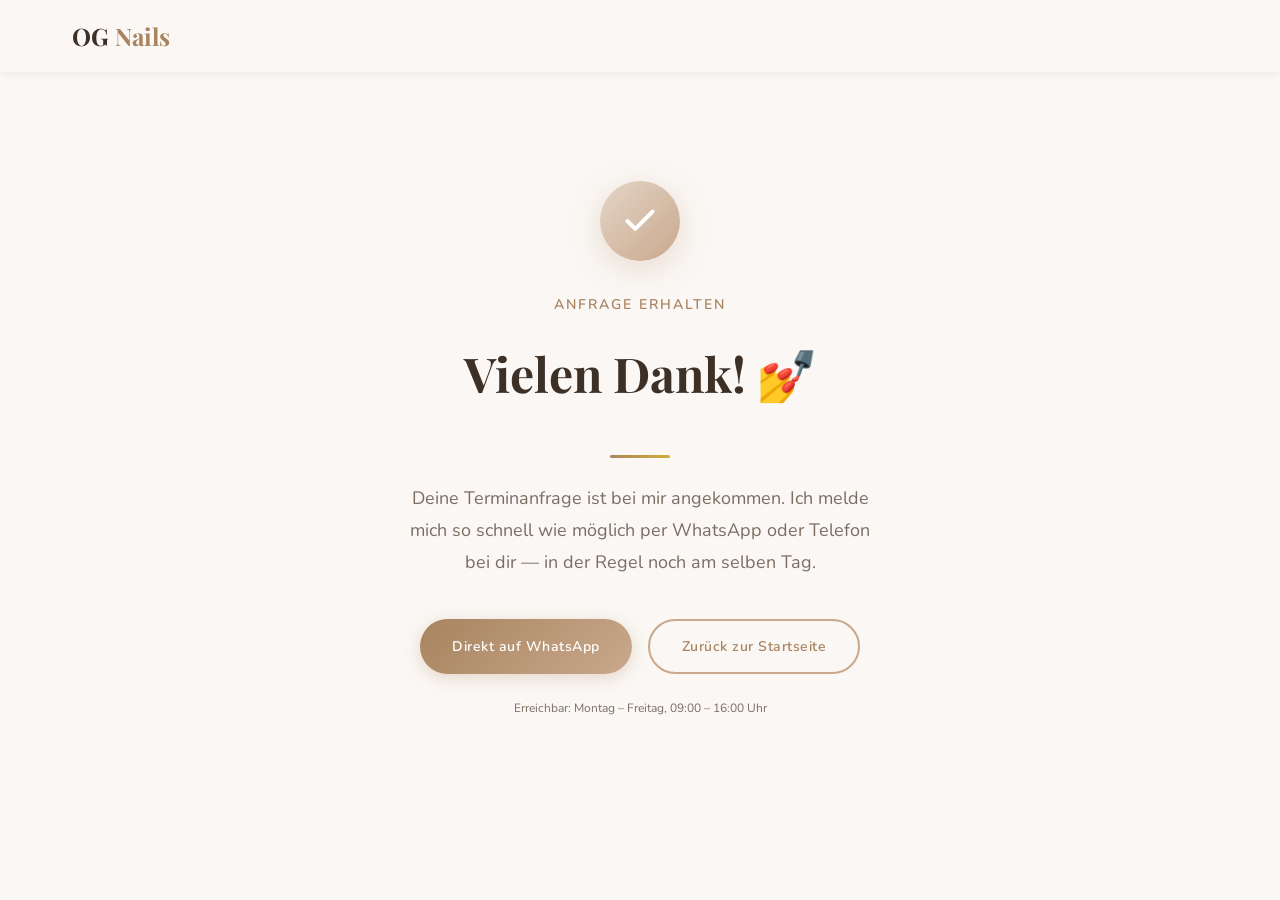
<file: danke.html>
<!DOCTYPE html>
<html lang="de">
<head>
  <meta charset="UTF-8">
  <meta name="viewport" content="width=device-width, initial-scale=1.0">
  <title>Danke für deine Anfrage — OG Nails</title>
  <meta name="robots" content="noindex, follow">

  <!-- Fonts -->
  <link rel="preconnect" href="https://fonts.googleapis.com">
  <link rel="preconnect" href="https://fonts.gstatic.com" crossorigin>
  <link href="https://fonts.googleapis.com/css2?family=Playfair+Display:ital,wght@0,400;0,600;1,400&family=Nunito:wght@400;500;600;700&display=swap" rel="stylesheet">

  <link rel="stylesheet" href="css/style.css?v=3">

  <style>
    .thankyou-page {
      min-height: 100vh;
      display: flex;
      flex-direction: column;
      align-items: center;
      justify-content: center;
      padding: 2rem 1.25rem;
      text-align: center;
    }

    .thankyou__icon {
      width: 80px;
      height: 80px;
      border-radius: 50%;
      background: linear-gradient(135deg, var(--clr-primary-light), var(--clr-primary));
      display: flex;
      align-items: center;
      justify-content: center;
      margin: 0 auto 2rem;
      box-shadow: 0 8px 30px rgba(201, 168, 140, 0.35);
    }

    .thankyou__icon svg {
      color: white;
    }

    .thankyou__title {
      font-family: var(--ff-heading);
      font-size: var(--fs-3xl);
      color: var(--clr-text);
      margin-bottom: 1rem;
    }

    .thankyou__subtitle {
      font-size: var(--fs-sm);
      font-weight: 600;
      color: var(--clr-primary-dark);
      text-transform: uppercase;
      letter-spacing: 2px;
      margin-bottom: 1rem;
    }

    .thankyou__text {
      font-size: var(--fs-md);
      color: var(--clr-text-light);
      line-height: 1.8;
      max-width: 480px;
      margin: 0 auto 2.5rem;
    }

    .thankyou__actions {
      display: flex;
      flex-wrap: wrap;
      gap: 1rem;
      justify-content: center;
    }

    .thankyou__divider {
      width: 60px;
      height: 3px;
      background: linear-gradient(135deg, var(--clr-primary-dark), var(--clr-accent));
      border-radius: 2px;
      margin: 1.5rem auto;
    }

    .thankyou__hours {
      font-size: var(--fs-xs);
      color: var(--clr-text-light);
      margin-top: 1.5rem;
    }
  </style>
</head>
<body>

  <!-- ========== NAVIGATION ========== -->
  <header class="header header--scrolled" id="header">
    <nav class="nav container">
      <a href="index.html" class="nav__logo">
        <span class="nav__logo-text">OG <span class="nav__logo-accent">Nails</span></span>
      </a>
    </nav>
  </header>

  <!-- ========== THANK YOU ========== -->
  <main class="thankyou-page">

    <div class="thankyou__icon">
      <svg viewBox="0 0 24 24" fill="none" stroke="currentColor" stroke-width="2.5"
           width="38" height="38" stroke-linecap="round" stroke-linejoin="round">
        <polyline points="20 6 9 17 4 12"/>
      </svg>
    </div>

    <p class="thankyou__subtitle">Anfrage erhalten</p>
    <h1 class="thankyou__title">Vielen Dank! 💅</h1>

    <div class="thankyou__divider"></div>

    <p class="thankyou__text">
      Deine Terminanfrage ist bei mir angekommen. Ich melde mich
      so schnell wie möglich per WhatsApp oder Telefon bei dir —
      in der Regel noch am selben Tag.
    </p>

    <div class="thankyou__actions">
      <a href="https://wa.me/4915238931238" class="btn btn--primary" target="_blank" rel="noopener">
        Direkt auf WhatsApp
      </a>
      <a href="index.html" class="btn btn--outline">
        Zurück zur Startseite
      </a>
    </div>

    <p class="thankyou__hours">
      Erreichbar: Montag – Freitag, 09:00 – 16:00 Uhr
    </p>

  </main>

</body>
</html>
</file>
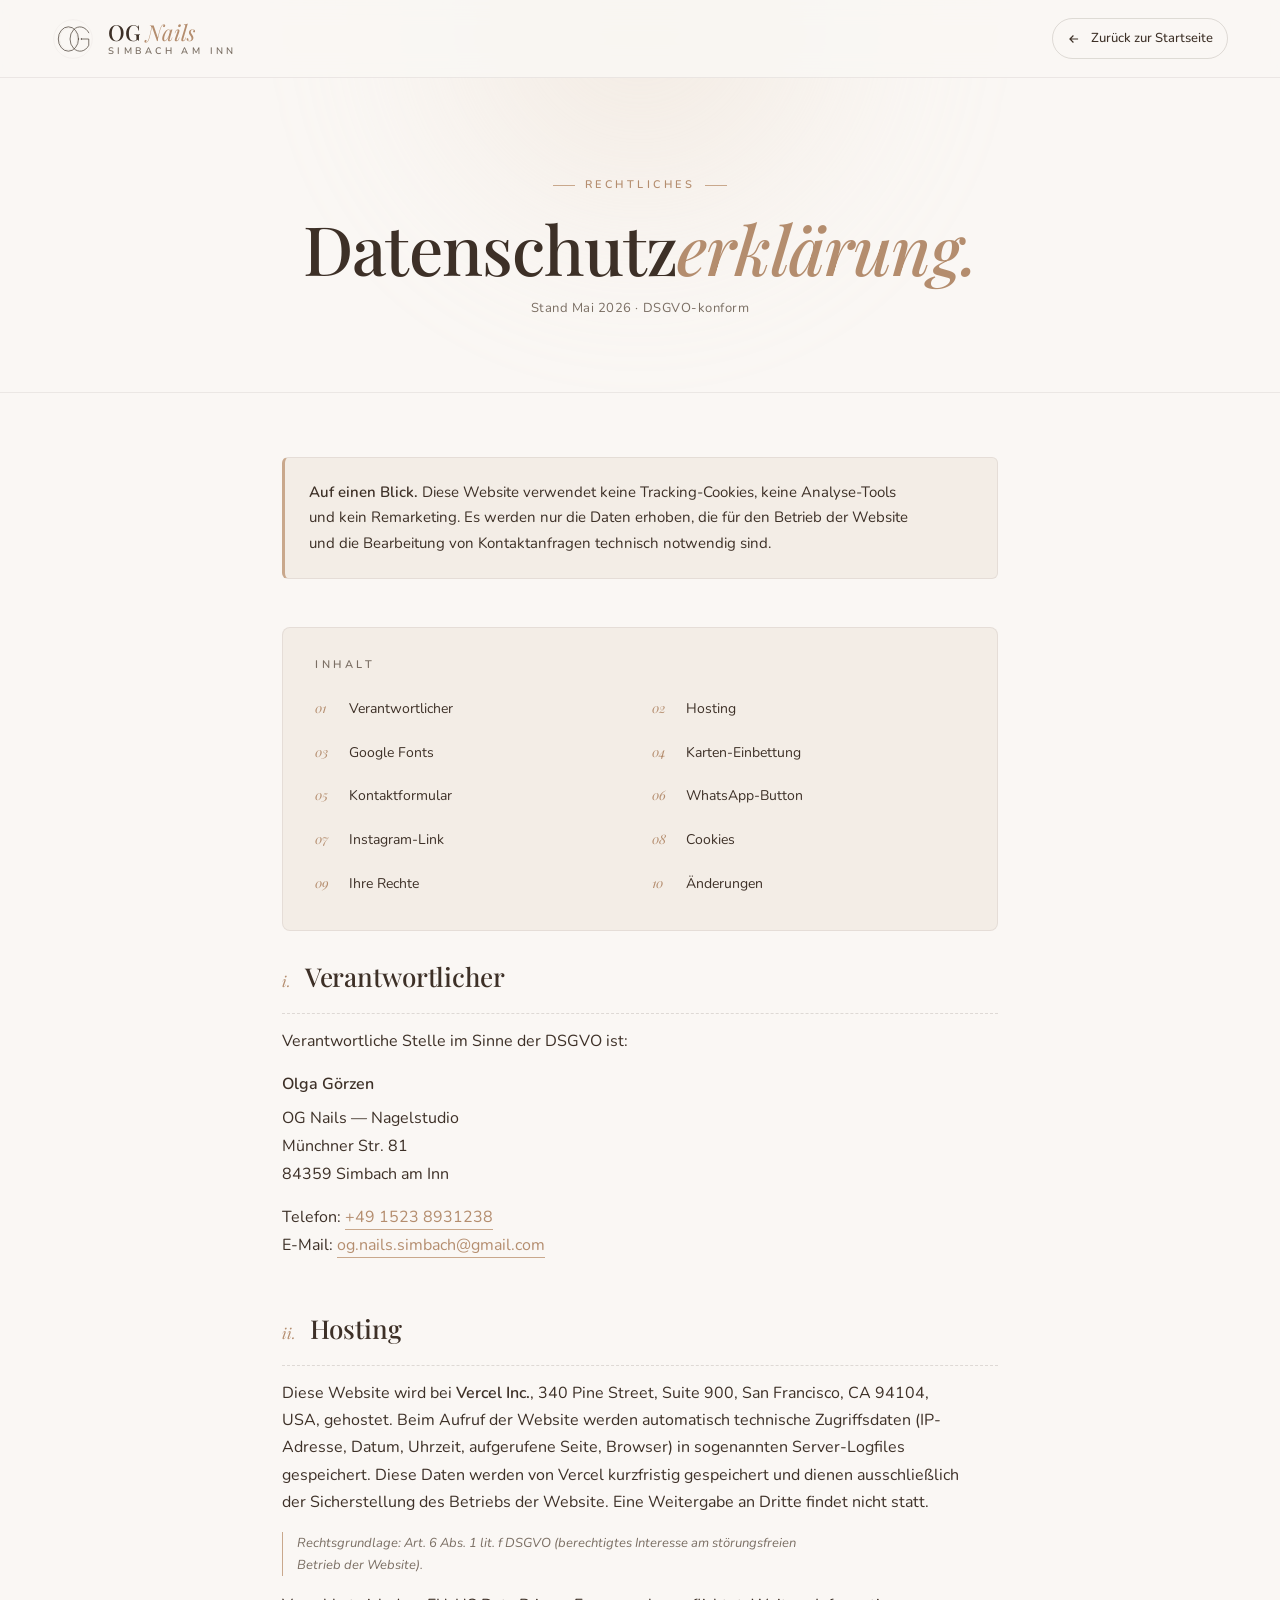
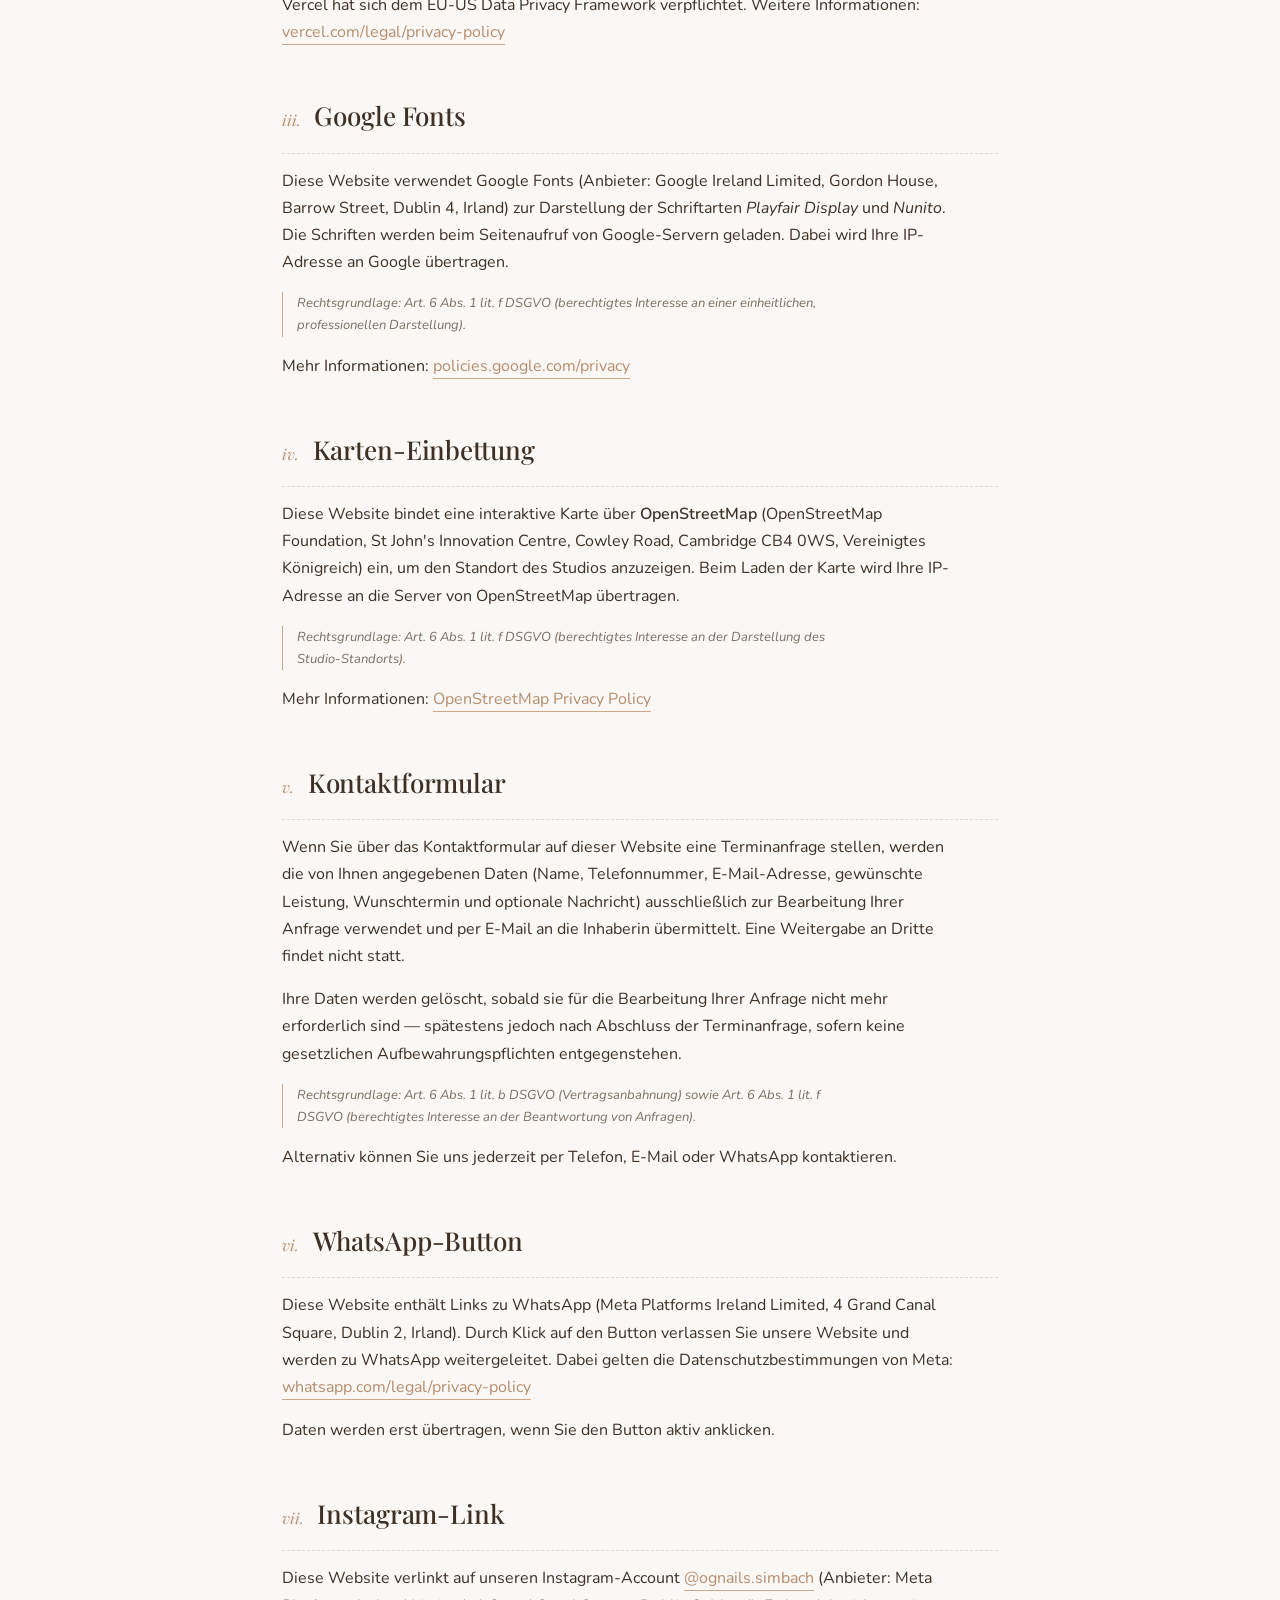
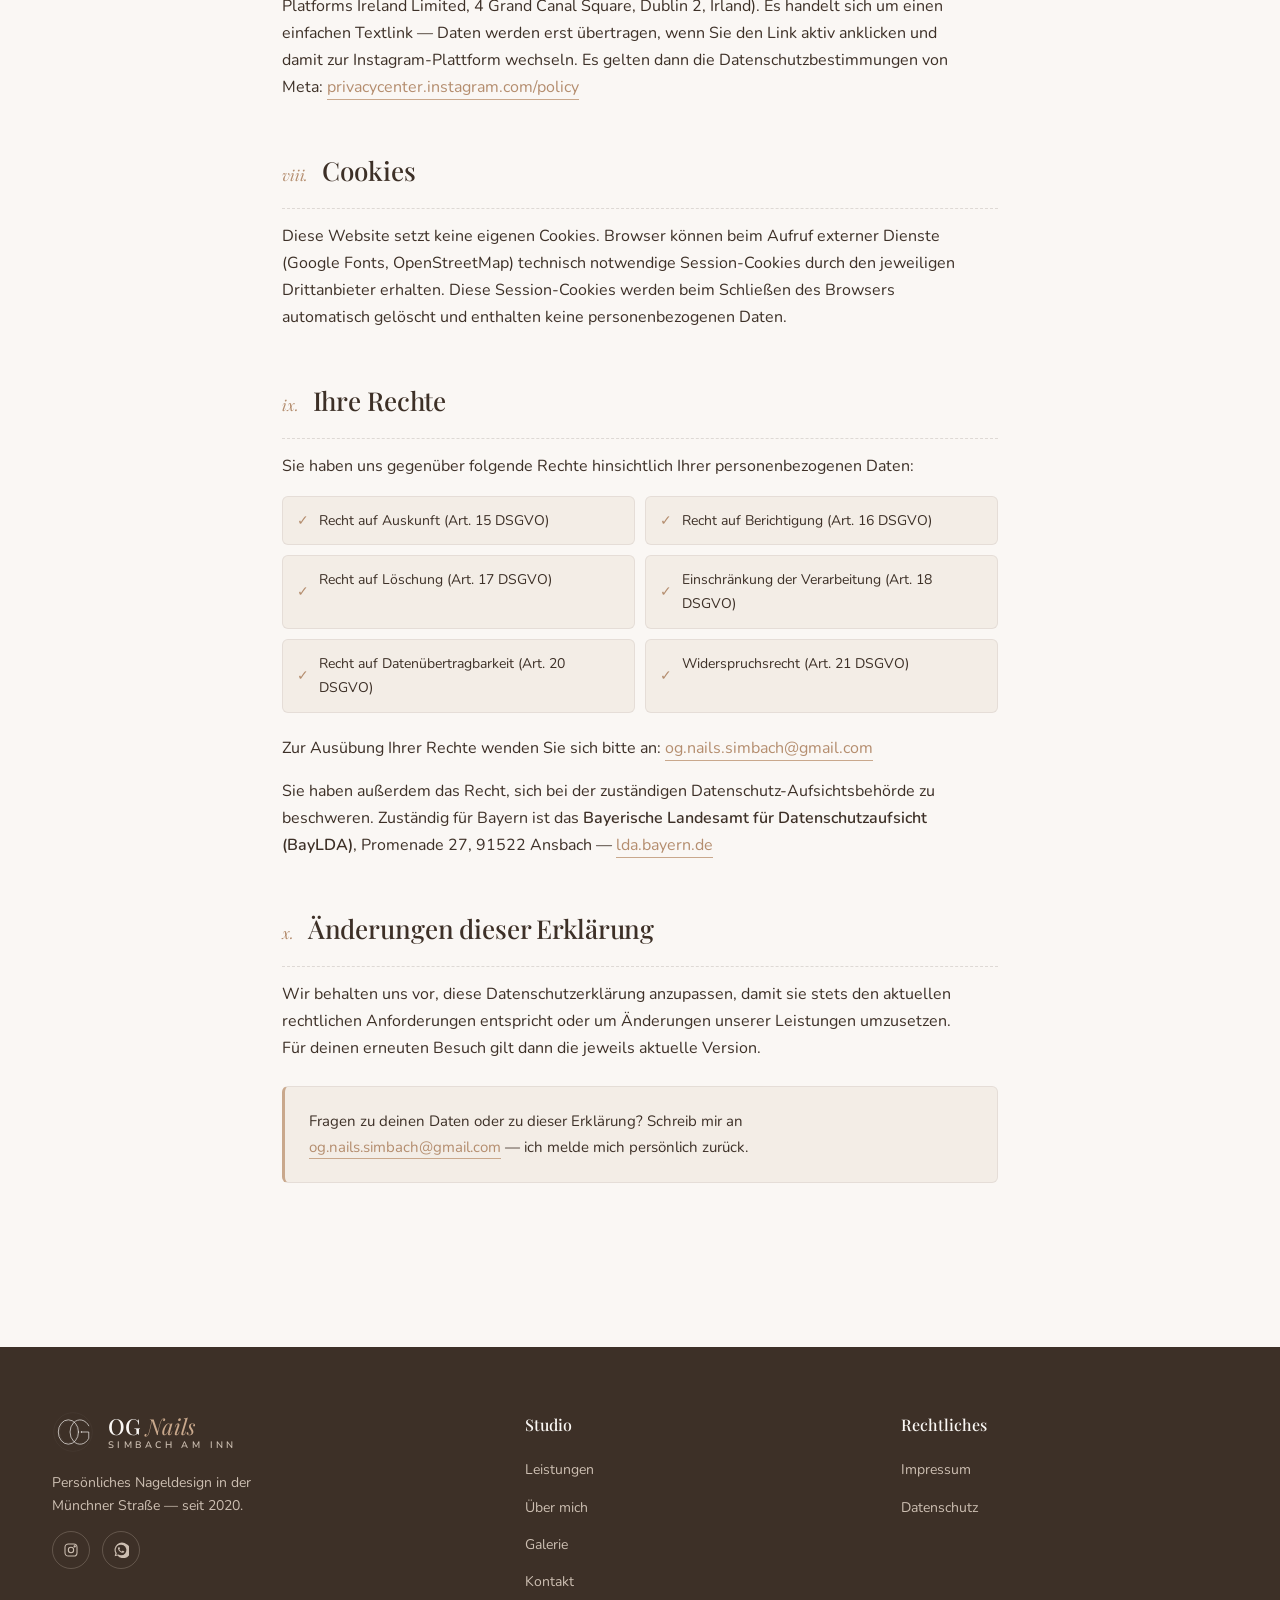
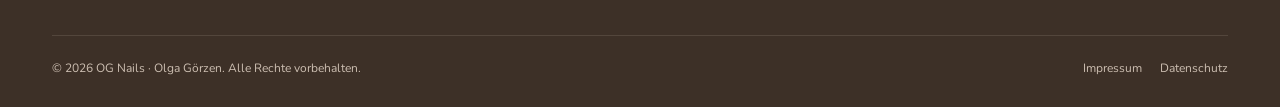
<file: datenschutz.html>
<!doctype html>
<html lang="de">
<head>
<meta charset="utf-8" />
<title>Datenschutzerklärung — OG Nails Simbach am Inn</title>
<meta name="viewport" content="width=device-width,initial-scale=1" />
<meta name="robots" content="noindex, follow" />
<meta name="description" content="Datenschutzerklärung von OG Nails — Nageldesign in Simbach am Inn." />
<link rel="preconnect" href="https://fonts.googleapis.com">
<link rel="preconnect" href="https://fonts.gstatic.com" crossorigin>
<link href="https://fonts.googleapis.com/css2?family=Playfair+Display:ital,wght@0,400;0,500;0,600;1,400;1,500&family=Nunito:wght@300;400;500;600;700&display=swap" rel="stylesheet">
<style>
  :root{
    --cream:#faf7f4;
    --cream-2:#f3ede6;
    --rose:#c9a88c;
    --rose-deep:#b48d6e;
    --mocha:#3d3027;
    --mocha-soft:#7a6e63;
    --gold:#d4af37;
    --line:#3d302714;
    --line-strong:#3d302726;
    --header-h:78px;
  }
  *{box-sizing:border-box}
  html{scroll-behavior:smooth;scroll-padding-top:calc(var(--header-h) + 20px)}
  body{margin:0;background:var(--cream);color:var(--mocha);font-family:'Nunito',system-ui,sans-serif;font-size:16px;line-height:1.7;-webkit-font-smoothing:antialiased}
  a{color:inherit;text-decoration:none}
  a.link{color:var(--rose-deep);border-bottom:1px solid var(--rose);padding-bottom:1px;transition:color .2s, border-color .2s}
  a.link:hover{color:var(--mocha);border-bottom-color:var(--mocha)}
  .wrap{max-width:780px;margin:0 auto;padding:0 32px}
  .wrap-wide{max-width:1240px;margin:0 auto;padding:0 32px}

  /* ===== HEADER ===== */
  header.site{position:fixed;inset:0 0 auto 0;height:var(--header-h);z-index:50;backdrop-filter:saturate(1.2) blur(14px);-webkit-backdrop-filter:saturate(1.2) blur(14px);background:rgba(250,247,244,.86);border-bottom:1px solid var(--line)}
  header.site .bar{height:100%;display:flex;align-items:center;justify-content:space-between;gap:24px}
  .brand{display:flex;align-items:center;gap:14px;color:var(--mocha)}
  .brand .mark{width:42px;height:42px;flex:none}
  .brand .word{display:flex;flex-direction:column;line-height:1}
  .brand .word .name{font-family:'Playfair Display';font-weight:500;font-size:22px}
  .brand .word .name em{font-style:italic;color:var(--rose-deep);font-weight:400}
  .brand .word .loc{font-size:9.5px;letter-spacing:.36em;text-transform:uppercase;color:var(--mocha-soft);margin-top:3px;font-weight:600}
  .back{display:inline-flex;align-items:center;gap:10px;font-size:13px;color:var(--mocha);font-weight:500;padding:8px 14px;border-radius:999px;border:1px solid var(--line-strong);transition:background .2s, border-color .2s}
  .back:hover{background:#3d30270a;border-color:var(--mocha)}
  .back svg{transition:transform .2s}
  .back:hover svg{transform:translateX(-3px)}

  /* ===== HERO ===== */
  .legal-hero{padding:calc(var(--header-h) + 90px) 0 60px;text-align:center;border-bottom:1px solid var(--line);position:relative;overflow:hidden}
  .legal-hero .glow{position:absolute;width:560px;height:560px;border-radius:50%;filter:blur(80px);opacity:.45;background:radial-gradient(circle,#e6d5c4 0%,transparent 70%);top:-260px;left:50%;transform:translateX(-50%);pointer-events:none}
  .eyebrow{font-family:'Nunito';font-size:11px;font-weight:600;letter-spacing:.32em;text-transform:uppercase;color:var(--rose-deep);display:inline-flex;align-items:center;gap:10px;position:relative;z-index:1}
  .eyebrow::before,.eyebrow::after{content:"";width:22px;height:1px;background:var(--rose)}
  h1{font-family:'Playfair Display',serif;font-weight:500;letter-spacing:-.012em;font-size:clamp(40px,5.4vw,68px);line-height:1.02;margin:18px 0 14px;position:relative;z-index:1}
  h1 em{font-style:italic;color:var(--rose-deep)}
  .legal-hero .meta{font-size:13px;color:var(--mocha-soft);letter-spacing:.04em;position:relative;z-index:1}

  /* ===== TOC ===== */
  .toc{background:var(--cream-2);border:1px solid var(--line);border-radius:8px;padding:28px 32px;margin:48px 0 24px}
  .toc h4{font-family:'Nunito';font-size:11px;letter-spacing:.32em;text-transform:uppercase;color:var(--mocha-soft);margin:0 0 16px;font-weight:600}
  .toc ol{margin:0;padding:0;list-style:none;display:grid;grid-template-columns:1fr 1fr;gap:8px 24px;counter-reset:toc}
  .toc ol li{counter-increment:toc;font-size:14px}
  .toc ol li a{display:flex;align-items:baseline;gap:12px;padding:6px 0;color:var(--mocha);transition:color .2s}
  .toc ol li a::before{content:counter(toc,decimal-leading-zero);font-family:'Playfair Display';font-style:italic;color:var(--rose-deep);font-size:13px;min-width:22px}
  .toc ol li a:hover{color:var(--rose-deep)}

  /* ===== CONTENT ===== */
  main{padding:40px 0 60px}
  main h2{font-family:'Playfair Display',serif;font-weight:500;font-size:26px;letter-spacing:-.005em;margin:48px 0 14px;padding-bottom:14px;border-bottom:1px dashed var(--line-strong);display:flex;align-items:baseline;gap:14px;scroll-margin-top:calc(var(--header-h) + 20px)}
  main h2 .n{font-family:'Playfair Display';font-style:italic;color:var(--rose-deep);font-size:15px;font-weight:400}
  main h2:first-of-type{margin-top:0}
  main p{margin:0 0 16px;color:var(--mocha);max-width:68ch}
  main strong{font-weight:600;color:var(--mocha)}
  main .addr{font-style:normal;display:block;line-height:1.75;margin:6px 0 16px}
  main ul.rights{margin:14px 0 22px;padding:0;list-style:none;display:grid;grid-template-columns:1fr 1fr;gap:10px}
  main ul.rights li{position:relative;padding:12px 14px 12px 36px;background:var(--cream-2);border:1px solid var(--line);border-radius:6px;font-size:14px}
  main ul.rights li::before{content:"✓";position:absolute;left:14px;top:50%;transform:translateY(-50%);color:var(--rose-deep);font-weight:600}
  .callout{background:var(--cream-2);border:1px solid var(--line);border-left:3px solid var(--rose);border-radius:6px;padding:22px 24px;margin:24px 0;font-size:15px}
  .callout p:last-child{margin-bottom:0}
  .basis{font-size:13px;color:var(--mocha-soft);font-style:italic;margin:8px 0 16px;padding-left:14px;border-left:1px solid var(--rose)}

  /* ===== FOOTER ===== */
  footer.site{background:var(--mocha);color:var(--cream);padding:64px 0 28px;margin-top:80px}
  footer.site .top{display:grid;grid-template-columns:1.3fr 1fr 1fr;gap:48px;padding-bottom:40px;border-bottom:1px solid #cdbfb226}
  footer.site .brand{color:var(--cream)}
  footer.site .brand .word .name em{color:var(--rose)}
  footer.site .brand .word .loc{color:#cdbfb2}
  footer.site h5{font-family:'Playfair Display';font-weight:500;font-size:16px;margin:0 0 18px;color:var(--cream)}
  footer.site ul{list-style:none;padding:0;margin:0;display:flex;flex-direction:column;gap:10px}
  footer.site ul a{font-size:14px;color:#cdbfb2;transition:color .2s}
  footer.site ul a:hover{color:var(--rose)}
  footer.site .social{display:flex;gap:12px;margin-top:14px}
  footer.site .social a{width:38px;height:38px;border-radius:50%;border:1px solid #cdbfb244;display:flex;align-items:center;justify-content:center;color:#cdbfb2;transition:all .25s}
  footer.site .social a:hover{background:var(--rose);color:#fff;border-color:transparent}
  footer.site .bottom{padding-top:22px;display:flex;justify-content:space-between;flex-wrap:wrap;gap:14px;font-size:12px;color:#cdbfb2}
  footer.site .bottom .legal{display:flex;gap:18px}

  @media (max-width:768px){
    .wrap, .wrap-wide{padding:0 22px}
    main h2{font-size:22px}
    .toc ol, main ul.rights{grid-template-columns:1fr}
    footer.site .top{grid-template-columns:1fr 1fr;gap:32px}
    .back .lbl{display:none}
  }
</style>
</head>
<body>

<svg width="0" height="0" style="position:absolute" aria-hidden="true">
  <defs>
    <symbol id="og-mark" viewBox="0 0 200 200">
      <circle cx="100" cy="100" r="92" fill="none" stroke="currentColor" stroke-width="0.6" opacity=".3"/>
      <ellipse cx="78" cy="100" rx="48" ry="58" fill="none" stroke="currentColor" stroke-width="3.2"/>
      <ellipse cx="78" cy="100" rx="42" ry="52" fill="none" stroke="currentColor" stroke-width="0.6" opacity=".4"/>
      <path d="M 175 70 A 48 58 0 1 0 175 130 L 175 100 L 140 100" fill="none" stroke="currentColor" stroke-width="3.2" stroke-linecap="square"/>
      <line x1="140" y1="96" x2="140" y2="104" stroke="currentColor" stroke-width="3.2"/>
      <path d="M 122 100 l 4 -4 l 4 4 l -4 4 z" fill="currentColor" opacity=".75"/>
    </symbol>
  </defs>
</svg>

<header class="site">
  <div class="wrap-wide bar">
    <a href="index.html" class="brand" aria-label="OG Nails — Startseite">
      <svg class="mark" aria-hidden="true"><use href="#og-mark"/></svg>
      <span class="word">
        <span class="name">OG <em>Nails</em></span>
        <span class="loc">Simbach am Inn</span>
      </span>
    </a>
    <a href="index.html" class="back">
      <svg width="14" height="14" viewBox="0 0 24 24" fill="none" stroke="currentColor" stroke-width="2"><path d="M19 12H5M11 18l-6-6 6-6"/></svg>
      <span class="lbl">Zurück zur Startseite</span>
    </a>
  </div>
</header>

<section class="legal-hero">
  <div class="glow"></div>
  <div class="wrap">
    <span class="eyebrow">Rechtliches</span>
    <h1>Datenschutz<em>erklärung.</em></h1>
    <p class="meta">Stand Mai 2026 · DSGVO-konform</p>
  </div>
</section>

<main>
  <div class="wrap">

    <div class="callout">
      <p><strong>Auf einen Blick.</strong> Diese Website verwendet keine Tracking-Cookies, keine Analyse-Tools und kein Remarketing. Es werden nur die Daten erhoben, die für den Betrieb der Website und die Bearbeitung von Kontaktanfragen technisch notwendig sind.</p>
    </div>

    <nav class="toc" aria-label="Inhaltsverzeichnis">
      <h4>Inhalt</h4>
      <ol>
        <li><a href="#verantwortlich">Verantwortlicher</a></li>
        <li><a href="#hosting">Hosting</a></li>
        <li><a href="#fonts">Google Fonts</a></li>
        <li><a href="#karte">Karten-Einbettung</a></li>
        <li><a href="#formular">Kontaktformular</a></li>
        <li><a href="#whatsapp">WhatsApp-Button</a></li>
        <li><a href="#instagram">Instagram-Link</a></li>
        <li><a href="#cookies">Cookies</a></li>
        <li><a href="#rechte">Ihre Rechte</a></li>
        <li><a href="#aenderungen">Änderungen</a></li>
      </ol>
    </nav>

    <h2 id="verantwortlich"><span class="n">i.</span>Verantwortlicher</h2>
    <p>Verantwortliche Stelle im Sinne der DSGVO ist:</p>
    <p>
      <strong>Olga Görzen</strong>
      <span class="addr">
        OG Nails — Nagelstudio<br>
        Münchner Str. 81<br>
        84359 Simbach am Inn
      </span>
      Telefon: <a class="link" href="tel:+4915238931238">+49 1523 8931238</a><br>
      E-Mail: <a class="link" href="mailto:og.nails.simbach@gmail.com">og.nails.simbach@gmail.com</a>
    </p>

    <h2 id="hosting"><span class="n">ii.</span>Hosting</h2>
    <p>Diese Website wird bei <strong>Vercel Inc.</strong>, 340 Pine Street, Suite 900, San Francisco, CA 94104, USA, gehostet. Beim Aufruf der Website werden automatisch technische Zugriffsdaten (IP-Adresse, Datum, Uhrzeit, aufgerufene Seite, Browser) in sogenannten Server-Logfiles gespeichert. Diese Daten werden von Vercel kurzfristig gespeichert und dienen ausschließlich der Sicherstellung des Betriebs der Website. Eine Weitergabe an Dritte findet nicht statt.</p>
    <p class="basis">Rechtsgrundlage: Art. 6 Abs. 1 lit. f DSGVO (berechtigtes Interesse am störungsfreien Betrieb der Website).</p>
    <p>Vercel hat sich dem EU-US Data Privacy Framework verpflichtet. Weitere Informationen: <a class="link" href="https://vercel.com/legal/privacy-policy">vercel.com/legal/privacy-policy</a></p>

    <h2 id="fonts"><span class="n">iii.</span>Google Fonts</h2>
    <p>Diese Website verwendet Google Fonts (Anbieter: Google Ireland Limited, Gordon House, Barrow Street, Dublin 4, Irland) zur Darstellung der Schriftarten <em>Playfair Display</em> und <em>Nunito</em>. Die Schriften werden beim Seitenaufruf von Google-Servern geladen. Dabei wird Ihre IP-Adresse an Google übertragen.</p>
    <p class="basis">Rechtsgrundlage: Art. 6 Abs. 1 lit. f DSGVO (berechtigtes Interesse an einer einheitlichen, professionellen Darstellung).</p>
    <p>Mehr Informationen: <a class="link" href="https://policies.google.com/privacy">policies.google.com/privacy</a></p>

    <h2 id="karte"><span class="n">iv.</span>Karten-Einbettung</h2>
    <p>Diese Website bindet eine interaktive Karte über <strong>OpenStreetMap</strong> (OpenStreetMap Foundation, St John's Innovation Centre, Cowley Road, Cambridge CB4 0WS, Vereinigtes Königreich) ein, um den Standort des Studios anzuzeigen. Beim Laden der Karte wird Ihre IP-Adresse an die Server von OpenStreetMap übertragen.</p>
    <p class="basis">Rechtsgrundlage: Art. 6 Abs. 1 lit. f DSGVO (berechtigtes Interesse an der Darstellung des Studio-Standorts).</p>
    <p>Mehr Informationen: <a class="link" href="https://wiki.osmfoundation.org/wiki/Privacy_Policy">OpenStreetMap Privacy Policy</a></p>

    <h2 id="formular"><span class="n">v.</span>Kontaktformular</h2>
    <p>Wenn Sie über das Kontaktformular auf dieser Website eine Terminanfrage stellen, werden die von Ihnen angegebenen Daten (Name, Telefonnummer, E-Mail-Adresse, gewünschte Leistung, Wunschtermin und optionale Nachricht) ausschließlich zur Bearbeitung Ihrer Anfrage verwendet und per E-Mail an die Inhaberin übermittelt. Eine Weitergabe an Dritte findet nicht statt.</p>
    <p>Ihre Daten werden gelöscht, sobald sie für die Bearbeitung Ihrer Anfrage nicht mehr erforderlich sind — spätestens jedoch nach Abschluss der Terminanfrage, sofern keine gesetzlichen Aufbewahrungspflichten entgegenstehen.</p>
    <p class="basis">Rechtsgrundlage: Art. 6 Abs. 1 lit. b DSGVO (Vertragsanbahnung) sowie Art. 6 Abs. 1 lit. f DSGVO (berechtigtes Interesse an der Beantwortung von Anfragen).</p>
    <p>Alternativ können Sie uns jederzeit per Telefon, E-Mail oder WhatsApp kontaktieren.</p>

    <h2 id="whatsapp"><span class="n">vi.</span>WhatsApp-Button</h2>
    <p>Diese Website enthält Links zu WhatsApp (Meta Platforms Ireland Limited, 4 Grand Canal Square, Dublin 2, Irland). Durch Klick auf den Button verlassen Sie unsere Website und werden zu WhatsApp weitergeleitet. Dabei gelten die Datenschutzbestimmungen von Meta: <a class="link" href="https://www.whatsapp.com/legal/privacy-policy">whatsapp.com/legal/privacy-policy</a></p>
    <p>Daten werden erst übertragen, wenn Sie den Button aktiv anklicken.</p>

    <h2 id="instagram"><span class="n">vii.</span>Instagram-Link</h2>
    <p>Diese Website verlinkt auf unseren Instagram-Account <a class="link" href="https://instagram.com/ognails.simbach">@ognails.simbach</a> (Anbieter: Meta Platforms Ireland Limited, 4 Grand Canal Square, Dublin 2, Irland). Es handelt sich um einen einfachen Textlink — Daten werden erst übertragen, wenn Sie den Link aktiv anklicken und damit zur Instagram-Plattform wechseln. Es gelten dann die Datenschutzbestimmungen von Meta: <a class="link" href="https://privacycenter.instagram.com/policy">privacycenter.instagram.com/policy</a></p>

    <h2 id="cookies"><span class="n">viii.</span>Cookies</h2>
    <p>Diese Website setzt keine eigenen Cookies. Browser können beim Aufruf externer Dienste (Google Fonts, OpenStreetMap) technisch notwendige Session-Cookies durch den jeweiligen Drittanbieter erhalten. Diese Session-Cookies werden beim Schließen des Browsers automatisch gelöscht und enthalten keine personenbezogenen Daten.</p>

    <h2 id="rechte"><span class="n">ix.</span>Ihre Rechte</h2>
    <p>Sie haben uns gegenüber folgende Rechte hinsichtlich Ihrer personenbezogenen Daten:</p>
    <ul class="rights">
      <li>Recht auf Auskunft (Art. 15 DSGVO)</li>
      <li>Recht auf Berichtigung (Art. 16 DSGVO)</li>
      <li>Recht auf Löschung (Art. 17 DSGVO)</li>
      <li>Einschränkung der Verarbeitung (Art. 18 DSGVO)</li>
      <li>Recht auf Datenübertragbarkeit (Art. 20 DSGVO)</li>
      <li>Widerspruchsrecht (Art. 21 DSGVO)</li>
    </ul>
    <p>Zur Ausübung Ihrer Rechte wenden Sie sich bitte an: <a class="link" href="mailto:og.nails.simbach@gmail.com">og.nails.simbach@gmail.com</a></p>
    <p>Sie haben außerdem das Recht, sich bei der zuständigen Datenschutz-Aufsichtsbehörde zu beschweren. Zuständig für Bayern ist das <strong>Bayerische Landesamt für Datenschutzaufsicht (BayLDA)</strong>, Promenade 27, 91522 Ansbach — <a class="link" href="https://www.lda.bayern.de/">lda.bayern.de</a></p>

    <h2 id="aenderungen"><span class="n">x.</span>Änderungen dieser Erklärung</h2>
    <p>Wir behalten uns vor, diese Datenschutzerklärung anzupassen, damit sie stets den aktuellen rechtlichen Anforderungen entspricht oder um Änderungen unserer Leistungen umzusetzen. Für deinen erneuten Besuch gilt dann die jeweils aktuelle Version.</p>

    <div class="callout">
      <p>Fragen zu deinen Daten oder zu dieser Erklärung? Schreib mir an <a class="link" href="mailto:og.nails.simbach@gmail.com">og.nails.simbach@gmail.com</a> — ich melde mich persönlich zurück.</p>
    </div>

  </div>
</main>

<footer class="site">
  <div class="wrap-wide">
    <div class="top">
      <div>
        <a href="index.html" class="brand">
          <svg class="mark" style="color:var(--cream)" aria-hidden="true"><use href="#og-mark"/></svg>
          <span class="word">
            <span class="name">OG <em>Nails</em></span>
            <span class="loc">Simbach am Inn</span>
          </span>
        </a>
        <p style="color:#cdbfb2;font-size:14px;margin-top:18px;max-width:32ch;line-height:1.65">Persönliches Nageldesign in der Münchner Straße — seit 2020.</p>
        <div class="social">
          <a href="https://instagram.com/ognails.simbach" aria-label="Instagram"><svg width="16" height="16" viewBox="0 0 24 24" fill="none" stroke="currentColor" stroke-width="1.6"><rect x="3" y="3" width="18" height="18" rx="5"/><circle cx="12" cy="12" r="4"/><circle cx="17.5" cy="6.5" r="1" fill="currentColor"/></svg></a>
          <a href="https://wa.me/4915238931238" aria-label="WhatsApp"><svg width="16" height="16" viewBox="0 0 24 24" fill="currentColor"><path d="M20.5 3.5A11 11 0 003.6 17l-1.1 4.2 4.3-1.1A11 11 0 1020.5 3.5zM12 20a8 8 0 01-4.1-1.1l-.3-.2-2.6.7.7-2.5-.2-.3A8 8 0 1112 20zm4.5-6c-.3-.1-1.5-.7-1.7-.8s-.4-.1-.6.1-.7.8-.8 1-.3.1-.5 0a6.6 6.6 0 01-3.3-2.9c-.2-.4 0-.4.2-.6l.4-.4.2-.4v-.4l-.6-1.6c-.2-.4-.3-.3-.5-.3h-.4a.8.8 0 00-.6.3 2.5 2.5 0 00-.8 1.9 4.4 4.4 0 00.9 2.3 9.8 9.8 0 003.9 3.4c.5.2 1 .3 1.3.4a3.2 3.2 0 001.5 0 2.4 2.4 0 001.6-1.1 1.9 1.9 0 00.1-1.1c-.1-.1-.2-.2-.4-.3z"/></svg></a>
        </div>
      </div>
      <div>
        <h5>Studio</h5>
        <ul>
          <li><a href="index.html#leistungen">Leistungen</a></li>
          <li><a href="index.html#ueber-mich">Über mich</a></li>
          <li><a href="index.html#galerie">Galerie</a></li>
          <li><a href="index.html#kontakt">Kontakt</a></li>
        </ul>
      </div>
      <div>
        <h5>Rechtliches</h5>
        <ul>
          <li><a href="impressum.html">Impressum</a></li>
          <li><a href="datenschutz.html">Datenschutz</a></li>
        </ul>
      </div>
    </div>
    <div class="bottom">
      <span>© 2026 OG Nails · Olga Görzen. Alle Rechte vorbehalten.</span>
      <span class="legal">
        <a href="impressum.html">Impressum</a><a href="datenschutz.html">Datenschutz</a>
      </span>
    </div>
  </div>
</footer>

</body>
</html>
</file>
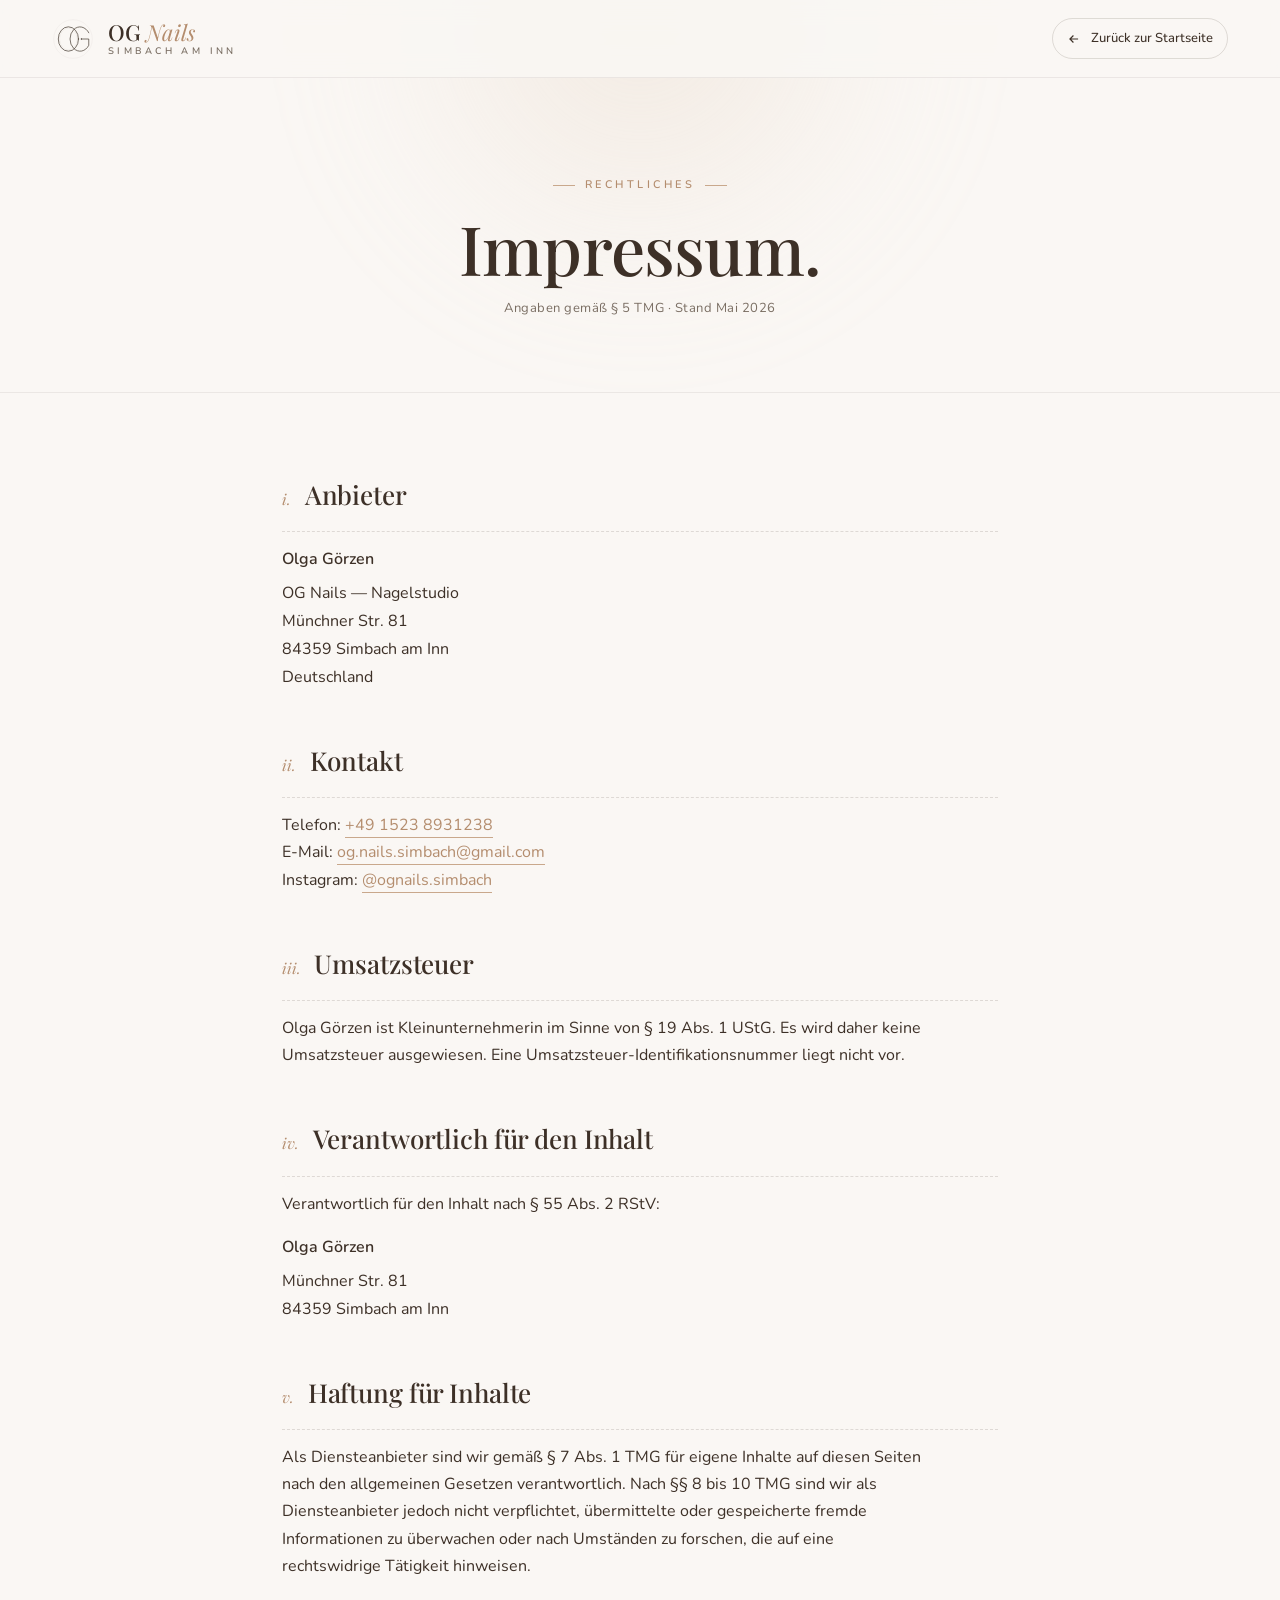
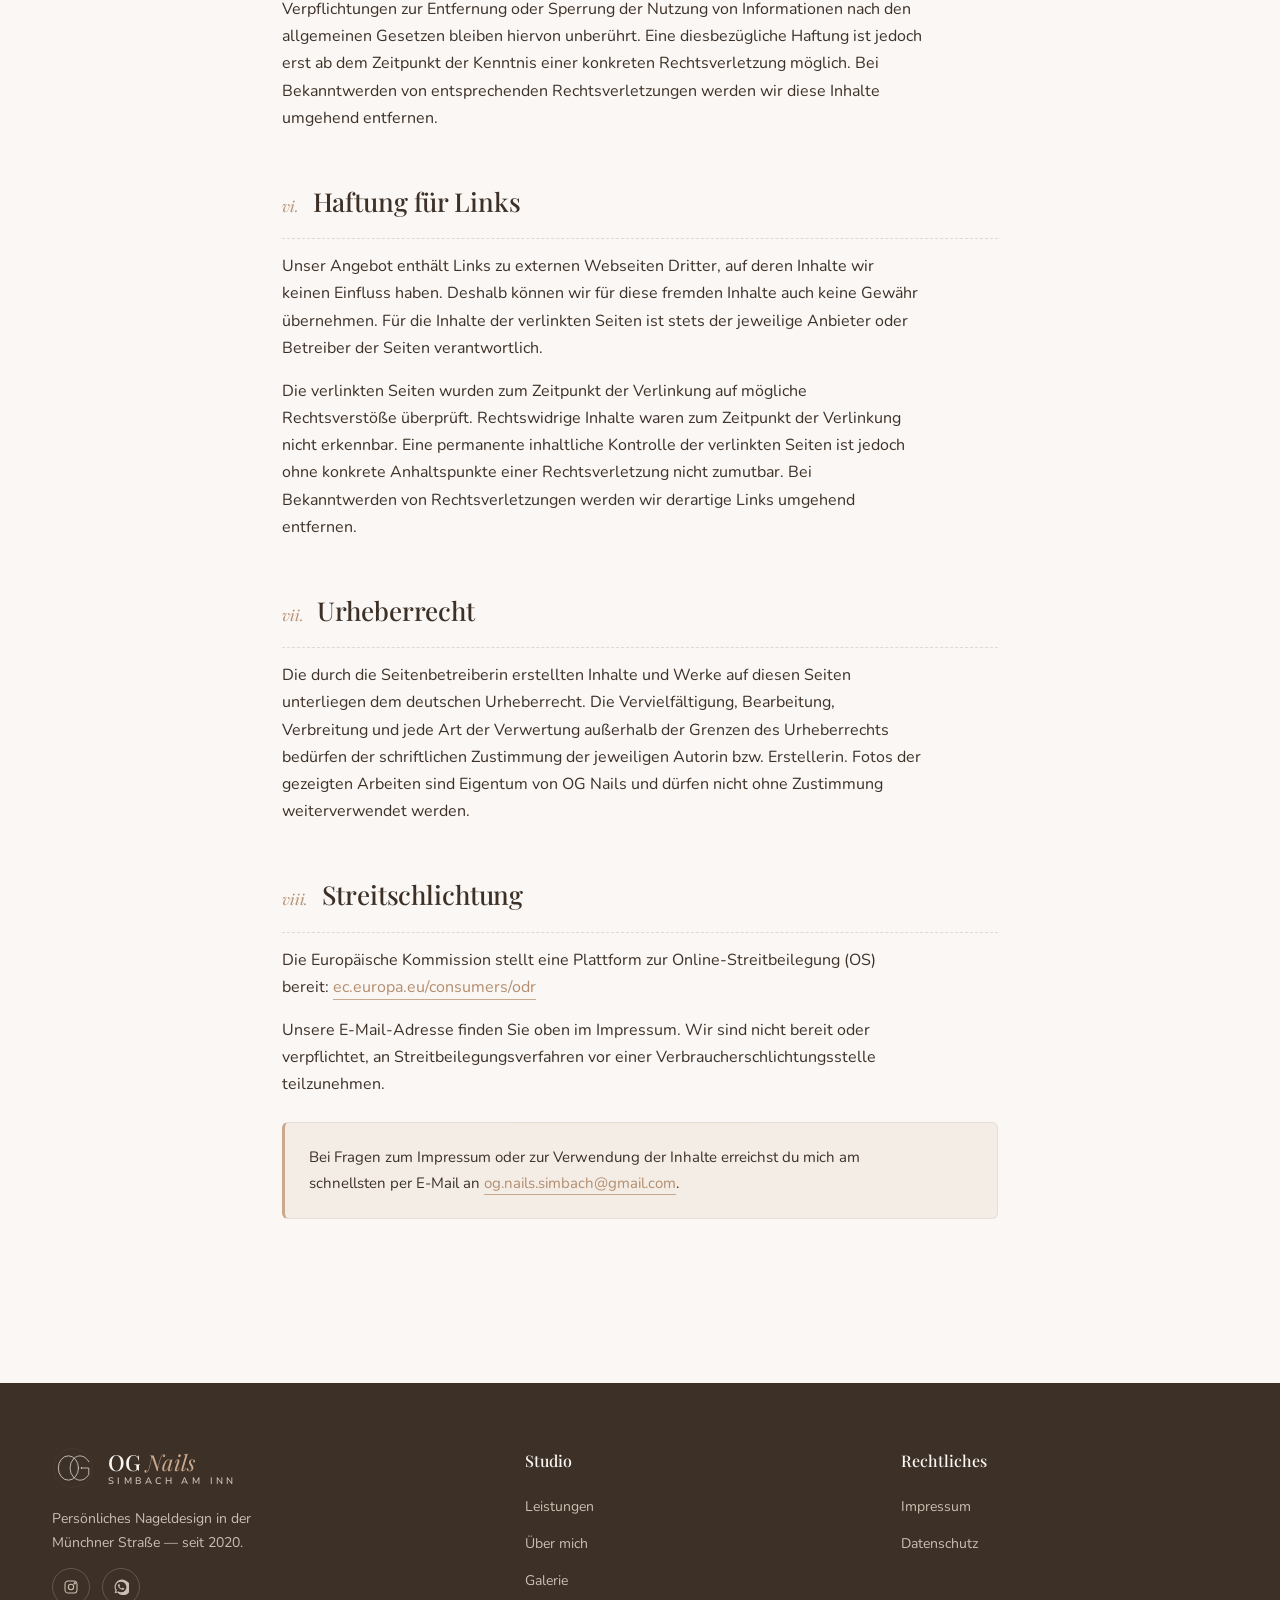
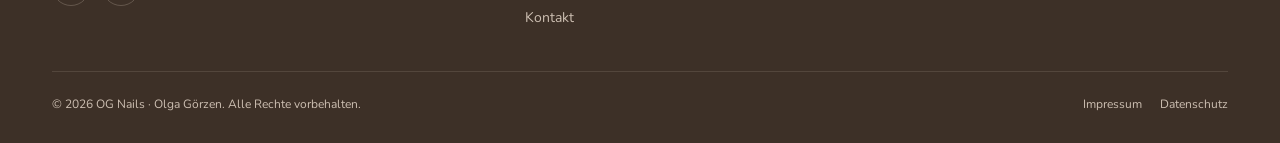
<file: impressum.html>
<!doctype html>
<html lang="de">
<head>
<meta charset="utf-8" />
<title>Impressum — OG Nails Simbach am Inn</title>
<meta name="viewport" content="width=device-width,initial-scale=1" />
<meta name="robots" content="noindex, follow" />
<meta name="description" content="Impressum von OG Nails — Nageldesign in Simbach am Inn, Inhaberin Olga Görzen." />
<link rel="preconnect" href="https://fonts.googleapis.com">
<link rel="preconnect" href="https://fonts.gstatic.com" crossorigin>
<link href="https://fonts.googleapis.com/css2?family=Playfair+Display:ital,wght@0,400;0,500;0,600;1,400;1,500&family=Nunito:wght@300;400;500;600;700&display=swap" rel="stylesheet">
<style>
  :root{
    --cream:#faf7f4;
    --cream-2:#f3ede6;
    --rose:#c9a88c;
    --rose-deep:#b48d6e;
    --mocha:#3d3027;
    --mocha-soft:#7a6e63;
    --gold:#d4af37;
    --line:#3d302714;
    --line-strong:#3d302726;
    --header-h:78px;
  }
  *{box-sizing:border-box}
  html{scroll-behavior:smooth}
  body{margin:0;background:var(--cream);color:var(--mocha);font-family:'Nunito',system-ui,sans-serif;font-size:16px;line-height:1.7;-webkit-font-smoothing:antialiased}
  a{color:inherit;text-decoration:none}
  a.link{color:var(--rose-deep);border-bottom:1px solid var(--rose);padding-bottom:1px;transition:color .2s, border-color .2s}
  a.link:hover{color:var(--mocha);border-bottom-color:var(--mocha)}
  .wrap{max-width:780px;margin:0 auto;padding:0 32px}
  .wrap-wide{max-width:1240px;margin:0 auto;padding:0 32px}

  /* ===== HEADER ===== */
  header.site{position:fixed;inset:0 0 auto 0;height:var(--header-h);z-index:50;backdrop-filter:saturate(1.2) blur(14px);-webkit-backdrop-filter:saturate(1.2) blur(14px);background:rgba(250,247,244,.86);border-bottom:1px solid var(--line)}
  header.site .bar{height:100%;display:flex;align-items:center;justify-content:space-between;gap:24px}
  .brand{display:flex;align-items:center;gap:14px;color:var(--mocha)}
  .brand .mark{width:42px;height:42px;flex:none}
  .brand .word{display:flex;flex-direction:column;line-height:1}
  .brand .word .name{font-family:'Playfair Display';font-weight:500;font-size:22px}
  .brand .word .name em{font-style:italic;color:var(--rose-deep);font-weight:400}
  .brand .word .loc{font-size:9.5px;letter-spacing:.36em;text-transform:uppercase;color:var(--mocha-soft);margin-top:3px;font-weight:600}
  .back{display:inline-flex;align-items:center;gap:10px;font-size:13px;color:var(--mocha);font-weight:500;padding:8px 14px;border-radius:999px;border:1px solid var(--line-strong);transition:background .2s, border-color .2s}
  .back:hover{background:#3d30270a;border-color:var(--mocha)}
  .back svg{transition:transform .2s}
  .back:hover svg{transform:translateX(-3px)}

  /* ===== HERO ===== */
  .legal-hero{padding:calc(var(--header-h) + 90px) 0 60px;text-align:center;border-bottom:1px solid var(--line);position:relative;overflow:hidden}
  .legal-hero .glow{position:absolute;width:560px;height:560px;border-radius:50%;filter:blur(80px);opacity:.45;background:radial-gradient(circle,#e6d5c4 0%,transparent 70%);top:-260px;left:50%;transform:translateX(-50%);pointer-events:none}
  .eyebrow{font-family:'Nunito';font-size:11px;font-weight:600;letter-spacing:.32em;text-transform:uppercase;color:var(--rose-deep);display:inline-flex;align-items:center;gap:10px;position:relative;z-index:1}
  .eyebrow::before,.eyebrow::after{content:"";width:22px;height:1px;background:var(--rose)}
  h1{font-family:'Playfair Display',serif;font-weight:500;letter-spacing:-.012em;font-size:clamp(40px,5.4vw,68px);line-height:1.02;margin:18px 0 14px;position:relative;z-index:1}
  h1 em{font-style:italic;color:var(--rose-deep)}
  .legal-hero .meta{font-size:13px;color:var(--mocha-soft);letter-spacing:.04em;position:relative;z-index:1}

  /* ===== CONTENT ===== */
  main{padding:80px 0 60px}
  main h2{font-family:'Playfair Display',serif;font-weight:500;font-size:26px;letter-spacing:-.005em;margin:48px 0 14px;padding-bottom:14px;border-bottom:1px dashed var(--line-strong);display:flex;align-items:baseline;gap:14px}
  main h2 .n{font-family:'Playfair Display';font-style:italic;color:var(--rose-deep);font-size:15px;font-weight:400}
  main h2:first-of-type{margin-top:0}
  main p{margin:0 0 16px;color:var(--mocha);max-width:64ch}
  main strong{font-weight:600;color:var(--mocha)}
  main .addr{font-style:normal;display:block;line-height:1.75;margin:6px 0 16px}
  main ul{margin:0 0 18px;padding:0;list-style:none;display:flex;flex-direction:column;gap:8px}
  main ul li{position:relative;padding-left:22px;color:var(--mocha)}
  main ul li::before{content:"";position:absolute;left:0;top:.7em;width:10px;height:1px;background:var(--rose-deep)}
  .callout{background:var(--cream-2);border:1px solid var(--line);border-left:3px solid var(--rose);border-radius:6px;padding:22px 24px;margin:24px 0;font-size:15px}
  .callout p:last-child{margin-bottom:0}

  /* ===== FOOTER ===== */
  footer.site{background:var(--mocha);color:var(--cream);padding:64px 0 28px;margin-top:80px}
  footer.site .top{display:grid;grid-template-columns:1.3fr 1fr 1fr;gap:48px;padding-bottom:40px;border-bottom:1px solid #cdbfb226}
  footer.site .brand{color:var(--cream)}
  footer.site .brand .word .name em{color:var(--rose)}
  footer.site .brand .word .loc{color:#cdbfb2}
  footer.site h5{font-family:'Playfair Display';font-weight:500;font-size:16px;margin:0 0 18px;color:var(--cream)}
  footer.site ul{list-style:none;padding:0;margin:0;display:flex;flex-direction:column;gap:10px}
  footer.site ul a{font-size:14px;color:#cdbfb2;transition:color .2s}
  footer.site ul a:hover{color:var(--rose)}
  footer.site .social{display:flex;gap:12px;margin-top:14px}
  footer.site .social a{width:38px;height:38px;border-radius:50%;border:1px solid #cdbfb244;display:flex;align-items:center;justify-content:center;color:#cdbfb2;transition:all .25s}
  footer.site .social a:hover{background:var(--rose);color:#fff;border-color:transparent}
  footer.site .bottom{padding-top:22px;display:flex;justify-content:space-between;flex-wrap:wrap;gap:14px;font-size:12px;color:#cdbfb2}
  footer.site .bottom .legal{display:flex;gap:18px}

  @media (max-width:768px){
    .wrap, .wrap-wide{padding:0 22px}
    main h2{font-size:22px}
    footer.site .top{grid-template-columns:1fr 1fr;gap:32px}
    .back .lbl{display:none}
  }
</style>
</head>
<body>

<svg width="0" height="0" style="position:absolute" aria-hidden="true">
  <defs>
    <symbol id="og-mark" viewBox="0 0 200 200">
      <circle cx="100" cy="100" r="92" fill="none" stroke="currentColor" stroke-width="0.6" opacity=".3"/>
      <ellipse cx="78" cy="100" rx="48" ry="58" fill="none" stroke="currentColor" stroke-width="3.2"/>
      <ellipse cx="78" cy="100" rx="42" ry="52" fill="none" stroke="currentColor" stroke-width="0.6" opacity=".4"/>
      <path d="M 175 70 A 48 58 0 1 0 175 130 L 175 100 L 140 100" fill="none" stroke="currentColor" stroke-width="3.2" stroke-linecap="square"/>
      <line x1="140" y1="96" x2="140" y2="104" stroke="currentColor" stroke-width="3.2"/>
      <path d="M 122 100 l 4 -4 l 4 4 l -4 4 z" fill="currentColor" opacity=".75"/>
    </symbol>
  </defs>
</svg>

<header class="site">
  <div class="wrap-wide bar">
    <a href="index.html" class="brand" aria-label="OG Nails — Startseite">
      <svg class="mark" aria-hidden="true"><use href="#og-mark"/></svg>
      <span class="word">
        <span class="name">OG <em>Nails</em></span>
        <span class="loc">Simbach am Inn</span>
      </span>
    </a>
    <a href="index.html" class="back">
      <svg width="14" height="14" viewBox="0 0 24 24" fill="none" stroke="currentColor" stroke-width="2"><path d="M19 12H5M11 18l-6-6 6-6"/></svg>
      <span class="lbl">Zurück zur Startseite</span>
    </a>
  </div>
</header>

<section class="legal-hero">
  <div class="glow"></div>
  <div class="wrap">
    <span class="eyebrow">Rechtliches</span>
    <h1>Impressum.</h1>
    <p class="meta">Angaben gemäß § 5 TMG · Stand Mai 2026</p>
  </div>
</section>

<main>
  <div class="wrap">

    <h2><span class="n">i.</span>Anbieter</h2>
    <p>
      <strong>Olga Görzen</strong>
      <span class="addr">
        OG Nails — Nagelstudio<br>
        Münchner Str. 81<br>
        84359 Simbach am Inn<br>
        Deutschland
      </span>
    </p>

    <h2><span class="n">ii.</span>Kontakt</h2>
    <p>
      Telefon: <a class="link" href="tel:+4915238931238">+49 1523 8931238</a><br>
      E-Mail: <a class="link" href="mailto:og.nails.simbach@gmail.com">og.nails.simbach@gmail.com</a><br>
      Instagram: <a class="link" href="https://instagram.com/ognails.simbach">@ognails.simbach</a>
    </p>

    <h2><span class="n">iii.</span>Umsatzsteuer</h2>
    <p>Olga Görzen ist Kleinunternehmerin im Sinne von § 19 Abs. 1 UStG. Es wird daher keine Umsatzsteuer ausgewiesen. Eine Umsatzsteuer-Identifikationsnummer liegt nicht vor.</p>

    <h2><span class="n">iv.</span>Verantwortlich für den Inhalt</h2>
    <p>Verantwortlich für den Inhalt nach § 55 Abs. 2 RStV:</p>
    <p>
      <strong>Olga Görzen</strong>
      <span class="addr">
        Münchner Str. 81<br>
        84359 Simbach am Inn
      </span>
    </p>

    <h2><span class="n">v.</span>Haftung für Inhalte</h2>
    <p>Als Diensteanbieter sind wir gemäß § 7 Abs. 1 TMG für eigene Inhalte auf diesen Seiten nach den allgemeinen Gesetzen verantwortlich. Nach §§ 8 bis 10 TMG sind wir als Diensteanbieter jedoch nicht verpflichtet, übermittelte oder gespeicherte fremde Informationen zu überwachen oder nach Umständen zu forschen, die auf eine rechtswidrige Tätigkeit hinweisen.</p>
    <p>Verpflichtungen zur Entfernung oder Sperrung der Nutzung von Informationen nach den allgemeinen Gesetzen bleiben hiervon unberührt. Eine diesbezügliche Haftung ist jedoch erst ab dem Zeitpunkt der Kenntnis einer konkreten Rechtsverletzung möglich. Bei Bekanntwerden von entsprechenden Rechtsverletzungen werden wir diese Inhalte umgehend entfernen.</p>

    <h2><span class="n">vi.</span>Haftung für Links</h2>
    <p>Unser Angebot enthält Links zu externen Webseiten Dritter, auf deren Inhalte wir keinen Einfluss haben. Deshalb können wir für diese fremden Inhalte auch keine Gewähr übernehmen. Für die Inhalte der verlinkten Seiten ist stets der jeweilige Anbieter oder Betreiber der Seiten verantwortlich.</p>
    <p>Die verlinkten Seiten wurden zum Zeitpunkt der Verlinkung auf mögliche Rechtsverstöße überprüft. Rechtswidrige Inhalte waren zum Zeitpunkt der Verlinkung nicht erkennbar. Eine permanente inhaltliche Kontrolle der verlinkten Seiten ist jedoch ohne konkrete Anhaltspunkte einer Rechtsverletzung nicht zumutbar. Bei Bekanntwerden von Rechtsverletzungen werden wir derartige Links umgehend entfernen.</p>

    <h2><span class="n">vii.</span>Urheberrecht</h2>
    <p>Die durch die Seitenbetreiberin erstellten Inhalte und Werke auf diesen Seiten unterliegen dem deutschen Urheberrecht. Die Vervielfältigung, Bearbeitung, Verbreitung und jede Art der Verwertung außerhalb der Grenzen des Urheberrechts bedürfen der schriftlichen Zustimmung der jeweiligen Autorin bzw. Erstellerin. Fotos der gezeigten Arbeiten sind Eigentum von OG Nails und dürfen nicht ohne Zustimmung weiterverwendet werden.</p>

    <h2><span class="n">viii.</span>Streitschlichtung</h2>
    <p>Die Europäische Kommission stellt eine Plattform zur Online-Streitbeilegung (OS) bereit: <a class="link" href="https://ec.europa.eu/consumers/odr/">ec.europa.eu/consumers/odr</a></p>
    <p>Unsere E-Mail-Adresse finden Sie oben im Impressum. Wir sind nicht bereit oder verpflichtet, an Streitbeilegungsverfahren vor einer Verbraucherschlichtungsstelle teilzunehmen.</p>

    <div class="callout">
      <p>Bei Fragen zum Impressum oder zur Verwendung der Inhalte erreichst du mich am schnellsten per E-Mail an <a class="link" href="mailto:og.nails.simbach@gmail.com">og.nails.simbach@gmail.com</a>.</p>
    </div>

  </div>
</main>

<footer class="site">
  <div class="wrap-wide">
    <div class="top">
      <div>
        <a href="index.html" class="brand">
          <svg class="mark" style="color:var(--cream)" aria-hidden="true"><use href="#og-mark"/></svg>
          <span class="word">
            <span class="name">OG <em>Nails</em></span>
            <span class="loc">Simbach am Inn</span>
          </span>
        </a>
        <p style="color:#cdbfb2;font-size:14px;margin-top:18px;max-width:32ch;line-height:1.65">Persönliches Nageldesign in der Münchner Straße — seit 2020.</p>
        <div class="social">
          <a href="https://instagram.com/ognails.simbach" aria-label="Instagram"><svg width="16" height="16" viewBox="0 0 24 24" fill="none" stroke="currentColor" stroke-width="1.6"><rect x="3" y="3" width="18" height="18" rx="5"/><circle cx="12" cy="12" r="4"/><circle cx="17.5" cy="6.5" r="1" fill="currentColor"/></svg></a>
          <a href="https://wa.me/4915238931238" aria-label="WhatsApp"><svg width="16" height="16" viewBox="0 0 24 24" fill="currentColor"><path d="M20.5 3.5A11 11 0 003.6 17l-1.1 4.2 4.3-1.1A11 11 0 1020.5 3.5zM12 20a8 8 0 01-4.1-1.1l-.3-.2-2.6.7.7-2.5-.2-.3A8 8 0 1112 20zm4.5-6c-.3-.1-1.5-.7-1.7-.8s-.4-.1-.6.1-.7.8-.8 1-.3.1-.5 0a6.6 6.6 0 01-3.3-2.9c-.2-.4 0-.4.2-.6l.4-.4.2-.4v-.4l-.6-1.6c-.2-.4-.3-.3-.5-.3h-.4a.8.8 0 00-.6.3 2.5 2.5 0 00-.8 1.9 4.4 4.4 0 00.9 2.3 9.8 9.8 0 003.9 3.4c.5.2 1 .3 1.3.4a3.2 3.2 0 001.5 0 2.4 2.4 0 001.6-1.1 1.9 1.9 0 00.1-1.1c-.1-.1-.2-.2-.4-.3z"/></svg></a>
        </div>
      </div>
      <div>
        <h5>Studio</h5>
        <ul>
          <li><a href="index.html#leistungen">Leistungen</a></li>
          <li><a href="index.html#ueber-mich">Über mich</a></li>
          <li><a href="index.html#galerie">Galerie</a></li>
          <li><a href="index.html#kontakt">Kontakt</a></li>
        </ul>
      </div>
      <div>
        <h5>Rechtliches</h5>
        <ul>
          <li><a href="impressum.html">Impressum</a></li>
          <li><a href="datenschutz.html">Datenschutz</a></li>
        </ul>
      </div>
    </div>
    <div class="bottom">
      <span>© 2026 OG Nails · Olga Görzen. Alle Rechte vorbehalten.</span>
      <span class="legal">
        <a href="impressum.html">Impressum</a><a href="datenschutz.html">Datenschutz</a>
      </span>
    </div>
  </div>
</footer>

</body>
</html>
</file>
<file: css/style.css>
/* ===== CUSTOM PROPERTIES ===== */
:root {
  --clr-primary: #c9a88c;
  --clr-primary-light: #e4d5c7;
  --clr-primary-dark: #a8845f;
  --clr-accent: #d4af37;
  --clr-accent-light: #f0e0a0;
  --clr-bg: #faf7f4;
  --clr-bg-alt: #f3ede6;
  --clr-white: #ffffff;
  --clr-text: #3d3027;
  --clr-text-light: #7a6e63;
  --clr-border: #e8ddd2;
  --clr-success: #4caf50;

  --ff-heading: 'Playfair Display', Georgia, serif;
  --ff-body: 'Nunito', -apple-system, BlinkMacSystemFont, sans-serif;

  --fs-xs: 0.75rem;
  --fs-sm: 0.875rem;
  --fs-base: 1rem;
  --fs-md: 1.125rem;
  --fs-lg: 1.25rem;
  --fs-xl: 1.5rem;
  --fs-2xl: 2rem;
  --fs-3xl: 2.5rem;
  --fs-4xl: 3.25rem;

  --shadow-sm: 0 2px 8px rgba(61, 48, 39, 0.06);
  --shadow-md: 0 4px 20px rgba(61, 48, 39, 0.08);
  --shadow-lg: 0 8px 40px rgba(61, 48, 39, 0.12);

  --radius-sm: 8px;
  --radius-md: 12px;
  --radius-lg: 20px;
  --radius-full: 9999px;

  --transition: 0.3s ease;
  --header-h: 72px;
}

/* ===== RESET ===== */
*,
*::before,
*::after {
  box-sizing: border-box;
  margin: 0;
  padding: 0;
}

html {
  scroll-behavior: smooth;
  scroll-padding-top: var(--header-h);
}

body {
  font-family: var(--ff-body);
  font-size: var(--fs-base);
  color: var(--clr-text);
  background-color: var(--clr-bg);
  line-height: 1.7;
  -webkit-font-smoothing: antialiased;
}

img { max-width: 100%; display: block; }
a { color: inherit; text-decoration: none; }
ul { list-style: none; }
button { cursor: pointer; border: none; background: none; font: inherit; }
input, select, textarea {
  font: inherit;
  color: inherit;
  width: 100%;
}

/* ===== UTILITY ===== */
.container {
  width: 100%;
  max-width: 1200px;
  margin: 0 auto;
  padding: 0 1.25rem;
}

.section {
  padding: 5rem 0;
}

.section__subtitle {
  font-family: var(--ff-body);
  font-size: var(--fs-sm);
  font-weight: 600;
  color: var(--clr-primary-dark);
  text-transform: uppercase;
  letter-spacing: 2px;
  margin-bottom: 0.5rem;
  text-align: center;
}

.section__title {
  font-family: var(--ff-heading);
  font-size: var(--fs-3xl);
  font-weight: 600;
  color: var(--clr-text);
  text-align: center;
  margin-bottom: 3rem;
  line-height: 1.2;
}

.section__title--left {
  text-align: left;
}

.btn {
  display: inline-flex;
  align-items: center;
  justify-content: center;
  gap: 0.5rem;
  padding: 0.875rem 2rem;
  border-radius: var(--radius-full);
  font-weight: 600;
  font-size: var(--fs-sm);
  letter-spacing: 0.5px;
  transition: all var(--transition);
  white-space: nowrap;
}

.btn--primary {
  background: linear-gradient(135deg, var(--clr-primary-dark), var(--clr-primary));
  color: var(--clr-white);
  box-shadow: 0 4px 15px rgba(201, 168, 140, 0.4);
}

.btn--primary:hover {
  transform: translateY(-2px);
  box-shadow: 0 6px 25px rgba(201, 168, 140, 0.5);
}

.btn--outline {
  border: 2px solid var(--clr-primary);
  color: var(--clr-primary-dark);
  background: transparent;
}

.btn--outline:hover {
  background: var(--clr-primary);
  color: var(--clr-white);
}

.btn--full {
  width: 100%;
}

/* ===== HEADER ===== */
.header {
  position: fixed;
  top: 0;
  left: 0;
  width: 100%;
  height: var(--header-h);
  z-index: 1000;
  transition: all var(--transition);
  background: rgba(250, 247, 244, 0.85);
  backdrop-filter: blur(12px);
  -webkit-backdrop-filter: blur(12px);
}

.header--scrolled {
  box-shadow: var(--shadow-sm);
  background: rgba(250, 247, 244, 0.95);
}

.nav {
  display: flex;
  align-items: center;
  justify-content: space-between;
  height: var(--header-h);
}

.nav__logo-text {
  font-family: var(--ff-heading);
  font-size: var(--fs-xl);
  font-weight: 700;
  color: var(--clr-text);
}

.nav__logo-accent {
  color: var(--clr-primary-dark);
}

.nav__toggle {
  display: flex;
  flex-direction: column;
  gap: 5px;
  padding: 4px;
  z-index: 1001;
}

.nav__toggle span {
  display: block;
  width: 24px;
  height: 2px;
  background: var(--clr-text);
  border-radius: 2px;
  transition: all var(--transition);
}

.nav__toggle.active span:nth-child(1) {
  transform: rotate(45deg) translate(5px, 5px);
}

.nav__toggle.active span:nth-child(2) {
  opacity: 0;
}

.nav__toggle.active span:nth-child(3) {
  transform: rotate(-45deg) translate(5px, -5px);
}

.nav__menu {
  position: fixed;
  top: 0;
  right: -100%;
  width: 75%;
  max-width: 320px;
  height: 100vh;
  background: var(--clr-white);
  padding: 6rem 2rem 2rem;
  display: flex;
  flex-direction: column;
  gap: 1.5rem;
  transition: right var(--transition);
  box-shadow: var(--shadow-lg);
  z-index: 1000;
}

.nav__menu.active {
  right: 0;
}

.nav__link {
  font-size: var(--fs-md);
  font-weight: 500;
  color: var(--clr-text);
  transition: color var(--transition);
}

.nav__link:hover {
  color: var(--clr-primary-dark);
}

.nav__cta {
  display: inline-flex;
  align-items: center;
  justify-content: center;
  padding: 0.75rem 1.5rem;
  background: linear-gradient(135deg, var(--clr-primary-dark), var(--clr-primary));
  color: var(--clr-white);
  border-radius: var(--radius-full);
  font-weight: 600;
  font-size: var(--fs-sm);
  transition: all var(--transition);
}

.nav__cta:hover {
  transform: translateY(-2px);
  box-shadow: 0 4px 15px rgba(201, 168, 140, 0.4);
}

.nav__overlay {
  position: fixed;
  top: 0;
  left: 0;
  width: 100%;
  height: 100%;
  background: rgba(0, 0, 0, 0.4);
  z-index: 999;
  opacity: 0;
  visibility: hidden;
  transition: all var(--transition);
}

.nav__overlay.active {
  opacity: 1;
  visibility: visible;
}

/* ===== HERO ===== */
.hero {
  position: relative;
  min-height: 100vh;
  display: flex;
  align-items: center;
  padding-top: var(--header-h);
  overflow: hidden;
}

.hero__bg {
  position: absolute;
  inset: 0;
  background:
    radial-gradient(ellipse at 80% 20%, rgba(212, 175, 55, 0.08) 0%, transparent 50%),
    radial-gradient(ellipse at 20% 80%, rgba(201, 168, 140, 0.12) 0%, transparent 50%),
    linear-gradient(135deg, var(--clr-bg) 0%, var(--clr-bg-alt) 100%);
  z-index: -1;
}

.hero__bg::before {
  content: '';
  position: absolute;
  top: -50%;
  right: -20%;
  width: 600px;
  height: 600px;
  border-radius: 50%;
  background: radial-gradient(circle, rgba(201, 168, 140, 0.15), transparent 70%);
}

.hero__content {
  text-align: center;
  max-width: 700px;
  margin: 0 auto;
  padding: 2rem 1.25rem;
}

.hero__subtitle {
  font-size: var(--fs-sm);
  font-weight: 600;
  color: var(--clr-primary-dark);
  text-transform: uppercase;
  letter-spacing: 3px;
  margin-bottom: 1rem;
}

.hero__title {
  font-family: var(--ff-heading);
  font-size: var(--fs-3xl);
  font-weight: 700;
  line-height: 1.15;
  margin-bottom: 1.5rem;
  color: var(--clr-text);
}

.hero__description {
  font-size: var(--fs-md);
  color: var(--clr-text-light);
  margin-bottom: 2rem;
  line-height: 1.8;
}

.hero__buttons {
  display: flex;
  flex-wrap: wrap;
  gap: 1rem;
  justify-content: center;
  margin-bottom: 3rem;
}

.hero__stats {
  display: flex;
  justify-content: center;
  gap: 2rem;
  flex-wrap: wrap;
}

.hero__stat {
  text-align: center;
}

.hero__stat-number {
  display: block;
  font-family: var(--ff-heading);
  font-size: var(--fs-2xl);
  font-weight: 700;
  color: var(--clr-primary-dark);
}

.hero__stat-label {
  font-size: var(--fs-xs);
  color: var(--clr-text-light);
  text-transform: uppercase;
  letter-spacing: 1px;
}

/* ===== SERVICES ===== */
.services {
  background: var(--clr-bg-alt);
}

.services__list {
  max-width: 750px;
  margin: 0 auto;
  background: var(--clr-white);
  border-radius: var(--radius-md);
  box-shadow: var(--shadow-md);
  border: 1px solid var(--clr-border);
  overflow: hidden;
}

/* Service Group */
.service-group {
  padding: 1.25rem 1.5rem 0.5rem;
  border-bottom: 1px solid var(--clr-border);
}

.service-group:last-child {
  border-bottom: none;
}

.service-group__title {
  font-family: var(--ff-heading);
  font-size: var(--fs-base);
  font-weight: 700;
  color: var(--clr-text);
  margin-bottom: 0.5rem;
}

.service-group__extra {
  font-weight: 400;
  font-family: var(--ff-body);
  font-size: var(--fs-sm);
  color: var(--clr-text-light);
}

/* Service Item */
.service-item {
  display: flex;
  align-items: baseline;
  padding: 0.75rem 1.5rem;
  border-bottom: 1px solid var(--clr-border);
  transition: background var(--transition);
  gap: 0.5rem;
}

.service-item:last-child {
  border-bottom: none;
}

.service-item:hover {
  background: var(--clr-bg-alt);
}

.service-item--sub {
  padding: 0.5rem 0 0.5rem 0.5rem;
  border-bottom: none;
}

.service-item--sub:hover {
  background: transparent;
}

.service-item__bullet {
  color: var(--clr-primary-dark);
  flex-shrink: 0;
  font-size: var(--fs-base);
}

.service-item__name {
  font-size: var(--fs-sm);
  font-weight: 500;
  color: var(--clr-text);
}

.service-item__dots {
  flex: 1;
  border-bottom: 1px dotted var(--clr-text-light);
  min-width: 20px;
  margin-bottom: 4px;
  opacity: 0.4;
}

.service-item__price {
  font-family: var(--ff-heading);
  font-size: var(--fs-md);
  font-weight: 700;
  color: var(--clr-primary-dark);
  white-space: nowrap;
  flex-shrink: 0;
}

@media (min-width: 600px) {
  .service-item__name {
    font-size: var(--fs-base);
  }

  .service-item__price {
    font-size: var(--fs-lg);
  }

  .service-group__title {
    font-size: var(--fs-md);
  }
}

/* ===== ABOUT ===== */
.about__container {
  display: block;
  max-width: 700px;
  margin: 0 auto;
}

.about__text {
  font-size: var(--fs-md);
  color: var(--clr-text-light);
  margin-bottom: 2rem;
  line-height: 1.8;
}

.about__usps {
  display: flex;
  flex-direction: column;
  gap: 1.25rem;
}

.about__usp {
  display: flex;
  gap: 1rem;
  align-items: flex-start;
}

.about__usp-icon {
  font-size: var(--fs-xl);
  flex-shrink: 0;
  width: 40px;
  text-align: center;
}

.about__usp strong {
  display: block;
  font-size: var(--fs-base);
  margin-bottom: 0.125rem;
}

.about__usp p {
  font-size: var(--fs-sm);
  color: var(--clr-text-light);
}

/* ===== REVIEWS ===== */
.reviews {
  background: var(--clr-bg-alt);
}

.reviews__grid {
  display: grid;
  grid-template-columns: 1fr;
  gap: 1.5rem;
}

.review-card {
  background: var(--clr-white);
  padding: 2rem;
  border-radius: var(--radius-md);
  box-shadow: var(--shadow-sm);
  border: 1px solid var(--clr-border);
  transition: all var(--transition);
}

.review-card:hover {
  box-shadow: var(--shadow-md);
  transform: translateY(-2px);
}

.review-card__stars {
  font-size: var(--fs-sm);
  margin-bottom: 1rem;
  letter-spacing: 2px;
}

.review-card__text {
  font-size: var(--fs-md);
  font-style: italic;
  color: var(--clr-text);
  margin-bottom: 1.5rem;
  line-height: 1.6;
}

.review-card__author {
  display: flex;
  align-items: center;
  gap: 0.75rem;
}

.review-card__avatar {
  width: 44px;
  height: 44px;
  border-radius: 50%;
  background: linear-gradient(135deg, var(--clr-primary-light), var(--clr-primary));
  display: flex;
  align-items: center;
  justify-content: center;
  font-family: var(--ff-heading);
  font-weight: 700;
  color: var(--clr-white);
  font-size: var(--fs-md);
}

.review-card__author strong {
  display: block;
  font-size: var(--fs-sm);
}

.review-card__author span {
  font-size: var(--fs-xs);
  color: var(--clr-text-light);
}

/* ===== CONTACT ===== */
.contact__container {
  display: grid;
  grid-template-columns: 1fr;
  gap: 3rem;
}

.contact__text {
  font-size: var(--fs-md);
  color: var(--clr-text-light);
  margin-bottom: 2rem;
}

.contact__details {
  display: flex;
  flex-direction: column;
  gap: 1.25rem;
  margin-bottom: 2rem;
}

.contact__detail {
  display: flex;
  gap: 1rem;
  align-items: flex-start;
}

.contact__detail svg {
  flex-shrink: 0;
  color: var(--clr-primary-dark);
  margin-top: 2px;
}

.contact__detail strong {
  display: block;
  font-size: var(--fs-sm);
  margin-bottom: 0.125rem;
}

.contact__detail p,
.contact__detail a {
  font-size: var(--fs-sm);
  color: var(--clr-text-light);
}

.contact__detail a:hover {
  color: var(--clr-primary-dark);
}

.contact__detail small {
  font-size: var(--fs-xs);
  color: var(--clr-text-light);
  display: block;
  margin-top: 0.125rem;
}

.contact__hours h3 {
  font-family: var(--ff-heading);
  font-size: var(--fs-lg);
  margin-bottom: 0.75rem;
}

.contact__hours-table {
  width: 100%;
  border-collapse: collapse;
}

.contact__hours-table td {
  padding: 0.375rem 0;
  font-size: var(--fs-sm);
  border-bottom: 1px solid var(--clr-border);
}

.contact__hours-table td:last-child {
  text-align: right;
  color: var(--clr-text-light);
}

.contact__hours-closed td {
  color: var(--clr-text-light);
  opacity: 0.6;
}

/* Contact Form */
.contact__form-wrapper {
  background: var(--clr-white);
  padding: 2rem;
  border-radius: var(--radius-md);
  box-shadow: var(--shadow-md);
  border: 1px solid var(--clr-border);
}

.contact__form-title {
  font-family: var(--ff-heading);
  font-size: var(--fs-xl);
  margin-bottom: 1.5rem;
  text-align: center;
}

.form-group {
  margin-bottom: 1.25rem;
}

.form-group label {
  display: block;
  font-size: var(--fs-sm);
  font-weight: 600;
  margin-bottom: 0.375rem;
  color: var(--clr-text);
}

.form-group input,
.form-group select,
.form-group textarea {
  padding: 0.75rem 1rem;
  border: 1.5px solid var(--clr-border);
  border-radius: var(--radius-sm);
  background: var(--clr-bg);
  transition: border-color var(--transition), box-shadow var(--transition);
  appearance: none;
  -webkit-appearance: none;
}

.form-group select {
  background-image: url("data:image/svg+xml,%3Csvg xmlns='http://www.w3.org/2000/svg' width='12' height='12' fill='%237a6e63' viewBox='0 0 16 16'%3E%3Cpath d='M8 11L3 6h10l-5 5z'/%3E%3C/svg%3E");
  background-repeat: no-repeat;
  background-position: right 1rem center;
  padding-right: 2.5rem;
}

.form-group input:focus,
.form-group select:focus,
.form-group textarea:focus {
  outline: none;
  border-color: var(--clr-primary);
  box-shadow: 0 0 0 3px rgba(201, 168, 140, 0.15);
}

.form-group input.error,
.form-group select.error,
.form-group textarea.error {
  border-color: #e74c3c;
}

.form-group textarea {
  resize: vertical;
}

.form-success {
  display: none;
  align-items: center;
  gap: 0.75rem;
  padding: 1rem;
  margin-top: 1rem;
  background: #f0faf0;
  border-radius: var(--radius-sm);
  border: 1px solid #c8e6c9;
  color: #2e7d32;
}

.form-success.show {
  display: flex;
}

.form-success svg {
  flex-shrink: 0;
  color: var(--clr-success);
}

.form-success p {
  font-size: var(--fs-sm);
  line-height: 1.4;
}

/* ===== MAP ===== */
.map-section__iframe {
  display: block;
  width: 100%;
  height: 350px;
  filter: saturate(0.8) contrast(0.95);
}

/* ===== FOOTER ===== */
.footer {
  background: var(--clr-text);
  color: var(--clr-primary-light);
  padding-top: 3rem;
}

.footer__container {
  display: grid;
  grid-template-columns: 1fr;
  gap: 2rem;
  padding-bottom: 2rem;
}

.footer__logo {
  font-family: var(--ff-heading);
  font-size: var(--fs-xl);
  font-weight: 700;
  color: var(--clr-white);
}

.footer__logo-accent {
  color: var(--clr-primary);
}

.footer__tagline {
  font-size: var(--fs-sm);
  color: var(--clr-text-light);
  margin-top: 0.5rem;
  opacity: 0.7;
}

.footer__links h4 {
  font-family: var(--ff-heading);
  font-size: var(--fs-base);
  color: var(--clr-white);
  margin-bottom: 0.75rem;
}

.footer__links a {
  display: block;
  font-size: var(--fs-sm);
  padding: 0.25rem 0;
  color: var(--clr-primary-light);
  opacity: 0.7;
  transition: opacity var(--transition);
}

.footer__links a:hover {
  opacity: 1;
}

.footer__social h4 {
  font-family: var(--ff-heading);
  font-size: var(--fs-base);
  color: var(--clr-white);
  margin-bottom: 0.75rem;
}

.footer__social-links {
  display: flex;
  gap: 1rem;
}

.footer__social-links a {
  display: flex;
  align-items: center;
  justify-content: center;
  width: 44px;
  height: 44px;
  border-radius: 50%;
  background: rgba(255, 255, 255, 0.1);
  color: var(--clr-primary-light);
  transition: all var(--transition);
}

.footer__social-links a:hover {
  background: var(--clr-primary-dark);
  color: var(--clr-white);
  transform: translateY(-2px);
}

.footer__bottom {
  border-top: 1px solid rgba(255, 255, 255, 0.1);
  padding: 1.25rem 0;
}

.footer__bottom p {
  font-size: var(--fs-xs);
  text-align: center;
  opacity: 0.5;
}

.footer__legal-link {
  color: inherit;
  text-decoration: underline;
  text-underline-offset: 2px;
}

.footer__legal-link:hover {
  opacity: 1;
}

/* ===== WHATSAPP FLOAT ===== */
.whatsapp-float {
  position: fixed;
  bottom: 1.5rem;
  right: 1.5rem;
  width: 56px;
  height: 56px;
  border-radius: 50%;
  background: #25d366;
  display: flex;
  align-items: center;
  justify-content: center;
  box-shadow: 0 4px 20px rgba(37, 211, 102, 0.4);
  z-index: 998;
  transition: all var(--transition);
  animation: pulse-whatsapp 2s infinite;
}

.whatsapp-float:hover {
  transform: scale(1.1);
  box-shadow: 0 6px 30px rgba(37, 211, 102, 0.5);
}

@keyframes pulse-whatsapp {
  0%, 100% { box-shadow: 0 4px 20px rgba(37, 211, 102, 0.4); }
  50% { box-shadow: 0 4px 30px rgba(37, 211, 102, 0.6); }
}

/* ===== ANIMATIONS ===== */
.animate-fade-in {
  opacity: 0;
  transform: translateY(30px);
  transition: opacity 0.6s ease, transform 0.6s ease;
}

.animate-fade-in.visible {
  opacity: 1;
  transform: translateY(0);
}

/* ===== RESPONSIVE: 480px ===== */
@media (min-width: 480px) {
  .reviews__grid {
    grid-template-columns: repeat(2, 1fr);
  }
}

/* ===== RESPONSIVE: 768px ===== */
@media (min-width: 768px) {
  :root {
    --fs-3xl: 3rem;
    --fs-4xl: 3.75rem;
  }

  .nav__toggle {
    display: none;
  }

  .nav__menu {
    position: static;
    width: auto;
    max-width: none;
    height: auto;
    background: transparent;
    padding: 0;
    flex-direction: row;
    align-items: center;
    gap: 2rem;
    box-shadow: none;
  }

  .hero__title {
    font-size: var(--fs-4xl);
  }

  .hero__stats {
    gap: 3rem;
  }

  .reviews__grid {
    grid-template-columns: repeat(3, 1fr);
  }

  .contact__container {
    grid-template-columns: 1fr 1fr;
  }

  .footer__container {
    grid-template-columns: 2fr 1fr 1fr;
  }

  .map-section__iframe {
    height: 400px;
  }
}

/* ===== RESPONSIVE: 1024px ===== */
@media (min-width: 1024px) {
  .container {
    padding: 0 2rem;
  }

  .section {
    padding: 6rem 0;
  }

  .hero__content {
    max-width: 800px;
  }

  .contact__form-wrapper {
    padding: 2.5rem;
  }
}

/* ===== GALLERY ===== */
.gallery {
  background: var(--clr-bg-alt);
}

.gallery__grid {
  display: grid;
  grid-template-columns: repeat(2, 1fr);
  gap: 0.625rem;
  margin-bottom: 2.5rem;
}

@media (min-width: 600px) {
  .gallery__grid {
    grid-template-columns: repeat(3, 1fr);
    gap: 0.75rem;
  }
}

@media (min-width: 1024px) {
  .gallery__grid {
    grid-template-columns: repeat(4, 1fr);
    gap: 1rem;
  }
}

.gallery__item {
  display: block;
  overflow: hidden;
  border-radius: var(--radius-md);
  aspect-ratio: 1 / 1;
  background: var(--clr-primary-light);
  box-shadow: var(--shadow-sm);
  transition: box-shadow var(--transition), transform var(--transition);
}

.gallery__item:hover {
  box-shadow: var(--shadow-md);
  transform: translateY(-3px);
}

.gallery__item img {
  width: 100%;
  height: 100%;
  object-fit: cover;
  display: block;
  transition: transform 0.5s ease;
}

.gallery__item:hover img {
  transform: scale(1.06);
}

.gallery__cta {
  text-align: center;
}

/* ===== CSS LIGHTBOX ===== */
.lightbox {
  display: none;
  position: fixed;
  inset: 0;
  z-index: 9999;
  align-items: center;
  justify-content: center;
  padding: 1rem;
}

.lightbox:target {
  display: flex;
}

.lightbox__backdrop {
  position: absolute;
  inset: 0;
  background: rgba(20, 14, 10, 0.92);
  cursor: zoom-out;
}

.lightbox__close {
  position: fixed;
  top: 1.25rem;
  right: 1.5rem;
  z-index: 10001;
  width: 44px;
  height: 44px;
  border-radius: 50%;
  background: rgba(255, 255, 255, 0.15);
  display: flex;
  align-items: center;
  justify-content: center;
  font-size: 1.75rem;
  line-height: 1;
  color: var(--clr-white);
  transition: background var(--transition);
}

.lightbox__close:hover {
  background: var(--clr-primary-dark);
}

.lightbox__content {
  position: relative;
  z-index: 10000;
  max-width: min(90vw, 680px);
  width: 100%;
}

.lightbox__content img {
  width: 100%;
  height: auto;
  max-height: 88vh;
  object-fit: contain;
  border-radius: var(--radius-md);
  box-shadow: 0 20px 60px rgba(0, 0, 0, 0.5);
  display: block;
}

/* ===== STICKY MOBILE CTA BAR ===== */
.cta-bar {
  display: none; /* JS shows it on mobile only after 600px scroll */
  position: fixed;
  bottom: 0;
  left: 0;
  width: 100%;
  z-index: 997;
  padding: 0.75rem 1.25rem;
  background: linear-gradient(135deg, var(--clr-primary-dark), var(--clr-primary));
  box-shadow: 0 -4px 20px rgba(168, 132, 95, 0.25);
  transform: translateY(100%);
  transition: transform 0.35s ease;
}

.cta-bar.cta-bar--visible {
  transform: translateY(0);
}

.cta-bar__link {
  display: block;
  text-align: center;
  color: var(--clr-white);
  font-weight: 700;
  font-size: var(--fs-base);
  letter-spacing: 0.3px;
}

/* Only show on mobile — hide on desktop */
@media (min-width: 768px) {
  .cta-bar {
    display: none !important;
  }
}
</file>
